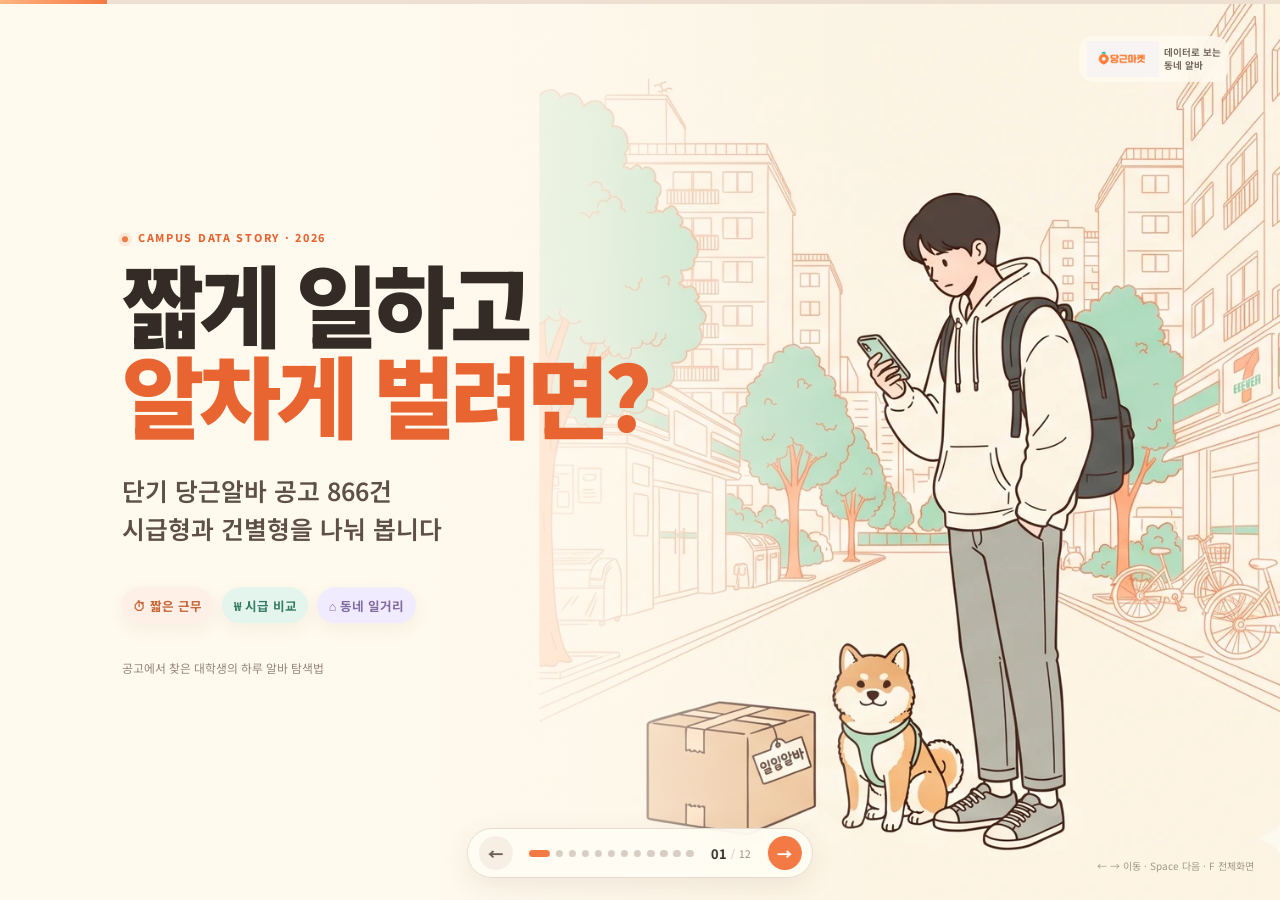
<file: index.html>
<!doctype html>
<html lang="ko">
<head>
  <meta charset="utf-8">
  <meta name="viewport" content="width=device-width, initial-scale=1">
  <meta name="theme-color" content="#fff9ee">
  <meta name="description" content="단기 당근알바 공고 866건으로 알아보는 시급·건별 보수와 2026 최저시급 비교">
  <title>짧게 일하고 알차게 벌려면? | 당근알바 데이터 스토리</title>
  <link rel="preconnect" href="https://fonts.googleapis.com">
  <link rel="preconnect" href="https://fonts.gstatic.com" crossorigin>
  <link href="https://fonts.googleapis.com/css2?family=Gowun+Dodum&family=Noto+Sans+KR:wght@400;500;600;700;800;900&display=swap" rel="stylesheet">
  <link rel="stylesheet" href="deck.css?v=7">
</head>
<body>
  <main id="deck" aria-label="당근알바 데이터 분석 발표">
    <section class="slide cover active" aria-label="표지">
      <div class="cover-art" aria-hidden="true"></div>
      <div class="cover-wash" aria-hidden="true"></div>
      <div class="cover-copy">
        <p class="eyebrow"><span class="eyebrow-dot"></span> CAMPUS DATA STORY · 2026</p>
        <h1>짧게 일하고<br><em>알차게 벌려면?</em></h1>
        <p class="cover-sub">단기 당근알바 공고 866건<br>시급형과 건별형을 나눠 봅니다</p>
        <div class="cover-chips"><span>⏱ 짧은 근무</span><span>₩ 시급 비교</span><span>⌂ 동네 일거리</span></div>
        <p class="cover-foot">공고에서 찾은 대학생의 하루 알바 탐색법</p>
      </div>
      <div class="cover-mark"><img src="assets/carrot-logo.png" alt="당근 모양 아이콘"><span>데이터로 보는<br>동네 알바</span></div>
    </section>

    <section class="slide" aria-label="조사 질문과 표본">
      <div class="slide-inner research-slide">
        <header class="slide-heading reveal">
          <p class="eyebrow">01 / WHAT WE ASKED</p>
          <h2>대학생의 빈 시간,<br><em>어떤 알바가 효율적일까?</em></h2>
          <p class="lede">높은 시급, 짧은 근무, 실제로 구할 수 있는 공고 수를 함께 살펴봅니다.</p>
        </header>
        <div class="research-grid">
          <div class="big-stat reveal"><span class="stat-number" data-count="866">866</span><span class="stat-label">단기 알바 공고</span><small>시급 477 · 건별 332 · 일급 57</small><i class="stat-sun">✳</i></div>
          <div class="research-facts reveal delay-1">
            <div class="research-fact"><span class="fact-icon mint">⌕</span><p><b>17개 검색어</b><small>청소·동행·반려동물·심부름·웨이팅 등</small></p></div>
            <div class="research-fact"><span class="fact-icon peach">▦</span><p><b>2026.05.07–10.02</b><small>약 5개월간 수집한 게시 시점</small></p></div>
            <div class="research-fact"><span class="fact-icon lavender">⌂</span><p><b>서울 646 · 부산 220</b><small>단기 표본의 지역 분포</small></p></div>
          </div>
          <aside class="research-question reveal delay-2"><span class="question-mark">?</span><small>오늘의 질문</small><strong>시급이 높은 일과<br>나에게 효율적인 일은<br><em>같을까?</em></strong><div class="question-mini">보수 ÷ 총 투입시간<br><span>근무 · 이동 · 준비</span></div></aside>
        </div>
        <p class="footnote reveal">※ 단기 알바 검색 결과 표본입니다. 당근 전체 알바 시장의 전수조사는 아니며, 검색어별 공고가 서로 겹칠 수 있습니다.</p>
      </div>
    </section>

    <section class="slide keyword-intro-slide" aria-label="조사에 사용한 17개 검색 키워드">
      <div class="slide-inner">
        <header class="slide-heading reveal">
          <p class="eyebrow">02 / SEARCH MAP</p>
          <h2>우리는 이런 <em>17개 검색어</em>로<br>동네 알바를 찾았어요</h2>
          <p class="lede">비슷한 일을 찾는 검색어끼리 묶어, 뒤의 시급·건별 분석에서 비교합니다.</p>
        </header>
        <div class="search-keyword-grid">
          <article class="search-keyword-card reveal"><header><span>01</span><h3>집안일 · 이동</h3><b>7개</b></header><div class="keyword-tags"><span>청소</span><span>이삿짐</span><span>침대</span><span>가구</span><span>운반</span><span>조립</span><span>폐기물</span></div></article>
          <article class="search-keyword-card reveal delay-1"><header><span>02</span><h3>돌봄 · 동행</h3><b>5개</b></header><div class="keyword-tags"><span>반려동물 돌봄</span><span>고양이</span><span>펫시팅</span><span>시터</span><span>동행</span></div></article>
          <article class="search-keyword-card reveal delay-2"><header><span>03</span><h3>기술 · 특수 작업</h3><b>2개</b></header><div class="keyword-tags"><span>수리</span><span>벌레</span></div></article>
          <article class="search-keyword-card reveal delay-1"><header><span>04</span><h3>심부름 · 이색 일</h3><b>2개</b></header><div class="keyword-tags"><span>심부름</span><span>웨이팅</span></div></article>
          <article class="search-keyword-card search-condition reveal delay-2"><header><span>05</span><h3>급한 구인 조건</h3><b>1개</b></header><div class="keyword-tags"><span>당일급구</span></div><small>직종이 아니라 급하게 구하는 공고를 찾는 키워드</small></article>
          <aside class="keyword-intro-note reveal delay-3"><strong>읽는 법</strong><span>키워드 묶음은 일거리 탐색용 분류예요.</span><small>한 공고가 여러 검색어에 잡힐 수 있어, 키워드별 건수를 합쳐 전체 공고 수로 보지 않습니다.</small></aside>
        </div>
      </div>
    </section>

    <section class="slide" aria-label="비교 기준과 한계">
      <div class="slide-inner method-slide">
        <header class="slide-heading reveal">
          <p class="eyebrow">03 / HOW WE COMPARE</p>
          <h2>단기 공고 866건을<br><em>보수와 시간으로 나눠 봐요</em></h2>
          <p class="lede">시급형과 건별형은 따로 비교하고, 시간이 적힌 공고만 시급으로 환산했습니다.</p>
        </header>
        <div class="method-layout">
          <div class="funnel compact-funnel">
            <div class="funnel-row reveal"><span class="funnel-step">A</span><div class="funnel-label"><strong>단기 분석 표본</strong><small>시급 477 + 건별 332 + 일급 57</small></div><div class="funnel-track"><i style="--w:100%"></i></div><b>866</b></div>
            <div class="funnel-row reveal delay-1"><span class="funnel-step">B</span><div class="funnel-label"><strong>시간당 비교 가능</strong><small>시급 477 + 시간 확인 일급 52</small></div><div class="funnel-track"><i style="--w:61.1%"></i></div><b>529</b></div>
            <div class="funnel-row reveal delay-2"><span class="funnel-step">C</span><div class="funnel-label"><strong>근무시간 계산 가능</strong><small>시작·종료 시각이 확인된 공고</small></div><div class="funnel-track"><i style="--w:43.4%"></i></div><b>376</b></div>
            <div class="funnel-row highlight reveal delay-3"><span class="funnel-step">D</span><div class="funnel-label"><strong>4시간 이하</strong><small>시간 확인 공고 중 짧은 근무</small></div><div class="funnel-track"><i style="--w:19.7%"></i></div><b>171</b></div>
          </div>
          <div class="method-pay-panel reveal delay-1">
            <div class="method-pay-head"><span>공고에 적힌 보수 단위</span><small>단기 표본 866건</small></div>
            <div class="method-pay-cards">
              <article><span>시간당</span><strong>477<small>건</small></strong><b>시급형</b></article>
              <article class="per-task"><span>작업 1건당</span><strong>332<small>건</small></strong><b>건별형</b></article>
              <article class="daily"><span>하루 단위</span><strong>57<small>건</small></strong><b>일급형</b></article>
            </div>
            <div class="method-pay-notes"><p><b>건별형</b>은 작업시간이 없어 시급과 직접 비교하지 않아요.</p><p><b>일급형</b>은 시작·종료 시각이 확인된 52건만 시급으로 환산했어요.</p></div>
          </div>
        </div>
        <div class="method-bottom reveal delay-2"><span>시간 확인</span><b>376건</b><i>·</i><span>4시간 이하</span><b>171건</b><i>·</i><span>자료에 없는 조건</span><b>휴게 · 이동 · 준비 · 난이도</b></div>
        <p class="footnote">※ 평균과 중앙값을 함께 살펴봅니다. 공고상 제안 금액의 기술통계이며 실제 지급액을 뜻하지 않습니다.</p>
      </div>
    </section>

    <section class="slide type-overview-slide" aria-label="검색어별 일거리 유형과 보수">
      <div class="slide-inner">
        <header class="slide-heading reveal">
          <p class="eyebrow">04 / WHAT KIND OF WORK?</p>
          <h2>동네 알바는 크게<br><em>집안일·돌봄·기술·심부름</em></h2>
          <p class="lede">검색어를 일거리 묶음으로 읽고, 대표 키워드의 시급 중앙값과 건당 금액을 비교했습니다.</p>
        </header>
        <div class="type-cards">
          <article class="type-card reveal"><span class="type-icon peach">⌂</span><div><h3>집안일 · 이동</h3><small>청소 · 이삿짐 · 가구 · 침대 · 운반 · 조립 · 폐기물</small></div><div class="type-stats"><p><b>청소 시급</b><strong>12,000원</strong><small>중앙값 · n=75</small></p><p><b>청소 건별</b><strong>50,000원</strong><small>중앙값 · n=25</small></p></div><footer>현장 이동·운반량·추가 비용을 확인</footer></article>
          <article class="type-card reveal delay-1"><span class="type-icon mint">♡</span><div><h3>돌봄 · 동행</h3><small>반려동물 · 고양이 · 펫시팅 · 시터 · 동행</small></div><div class="type-stats"><p><b>반려동물 돌봄</b><strong>15,000원</strong><small>중앙값 · n=58</small></p><p><b>고양이</b><strong>16,000원</strong><small>중앙값 · n=28</small></p></div><footer>짧은 돌봄 4시간 이하 n=22 · 중앙 15,000원</footer></article>
          <article class="type-card reveal delay-2"><span class="type-icon lavender">⚒</span><div><h3>기술 · 수리</h3><small>수리 · 조립 · 간단 설치 등</small></div><div class="type-stats"><p><b>수리 시급</b><strong>16,389원</strong><small>중앙값 · n=18</small></p><p><b>수리 건별</b><strong>40,000원</strong><small>중앙값 · n=58</small></p></div><footer>평균 25,742원은 중앙값보다 높아 작은 표본·고액 공고 주의</footer></article>
          <article class="type-card reveal delay-3"><span class="type-icon yellow">✦</span><div><h3>심부름 · 이색 일</h3><small>심부름 · 벌레 · 웨이팅</small></div><div class="type-stats"><p><b>심부름 시급</b><strong>13,000원</strong><small>중앙값 · n=11</small></p><p><b>웨이팅 시급</b><strong>12,000원</strong><small>중앙값 · n=4</small></p></div><footer>검색어 표본이 작고, 실제 업무가 섞일 수 있어 참고만</footer></article>
        </div>
        <p class="footnote">※ 공고는 여러 검색어에 중복될 수 있습니다. 키워드 묶음의 공고 수를 더해 전체 건수로 해석하지 않았으며, 시급·건별 보수도 각각 중앙값으로 분리했습니다.</p>
      </div>
    </section>
    <section class="slide benchmark-slide" aria-label="전체와 짧은 근무 시급 비교">
      <div class="slide-inner">
        <header class="slide-heading reveal">
          <p class="eyebrow">05 / WAGE CHECK</p>
          <h2>짧은 알바의 중앙 시급,<br><em>전체보다 1,000원 높아요</em></h2>
          <p class="lede">시간당 비교가 가능한 전체 공고와 명시 근무시간 4시간 이하 공고를 나란히 봅니다.</p>
        </header>
        <div class="benchmark-cards">
          <article class="benchmark-card reveal">
            <div class="benchmark-card-head"><span>전체 시급 비교 가능</span><b>n = 529</b></div>
            <div class="benchmark-rate">14,000<small>원</small></div>
            <p>중앙값 <span>·</span> 평균 15,815원</p>
            <div class="benchmark-premium"><span>2026 최저시급 대비</span><strong>+35.7%</strong></div>
          </article>
          <article class="benchmark-card short-benchmark reveal delay-1">
            <div class="benchmark-card-head"><span>4시간 이하</span><b>n = 171</b></div>
            <div class="benchmark-rate">15,000<small>원</small></div>
            <p>중앙값 <span>·</span> 평균 15,142원</p>
            <div class="benchmark-premium"><span>2026 최저시급 대비</span><strong>+45.3%</strong></div>
          </article>
        </div>
        <div class="benchmark-bottom reveal delay-2">
          <div class="minimum-chip"><span class="minimum-icon">₩</span><p><small>2026 법정 최저시급</small><strong>10,320원</strong></p></div>
          <div class="benchmark-finding"><strong>전체 529건 중 522건</strong><span>최저시급 이상으로 제시</span></div>
          <div class="benchmark-finding short-finding"><strong>짧은 공고 171건 모두</strong><span>공고상 시간당 금액이 기준 이상</span></div>
        </div>
        <p class="footnote">※ 시작·종료 시각이 확인된 공고만 4시간 이하로 분류했습니다. 광고 금액 비교이며 실제 계약·지급이나 법 위반 여부를 판정하지 않습니다.</p>
      </div>
    </section>

    <section class="slide" aria-label="짧은 근무 유형 비교">
      <div class="slide-inner">
        <header class="slide-heading reveal">
          <p class="eyebrow">06 / SHORT-SHIFT TYPES</p>
          <h2>짧은 근무 그룹은<br><em>반려동물·침대·시터</em>가 눈에 띄어요</h2>
          <p class="lede">4시간 이하 공고 중 표본 10건 이상인 검색 키워드의 시급 환산 중앙값입니다.</p>
        </header>
        <div class="job-chart card reveal">
          <div class="chart-topline"><span>중앙 시급 · 4시간 이하 공고</span><span class="n-chip">n 표시 = 공고 수</span></div>
          <div class="bars">
            <div class="bar-row"><span class="bar-name">침대</span><div class="bar-track"><i style="--w:100%"></i></div><b>15,500원</b><small>n=16</small></div>
            <div class="bar-row"><span class="bar-name">반려동물 돌봄</span><div class="bar-track"><i class="mint-bar" style="--w:96.8%"></i></div><b>15,000원</b><small>n=22</small></div>
            <div class="bar-row"><span class="bar-name">시터</span><div class="bar-track"><i class="mint-bar" style="--w:96.8%"></i></div><b>15,000원</b><small>n=13</small></div>
            <div class="bar-row"><span class="bar-name">동행</span><div class="bar-track"><i class="mint-bar" style="--w:90.3%"></i></div><b>14,000원</b><small>n=27</small></div>
            <div class="bar-row"><span class="bar-name">이삿짐</span><div class="bar-track"><i class="peach-bar" style="--w:80.6%"></i></div><b>12,500원</b><small>n=15</small></div>
            <div class="bar-row"><span class="bar-name">청소</span><div class="bar-track"><i class="peach-bar" style="--w:77.4%"></i></div><b>12,000원</b><small>n=30</small></div>
          </div>
          <div class="chart-axis"><span>0원</span><span>5,000원</span><span>10,000원</span><span>15,000원</span></div>
        </div>
        <div class="chart-insight reveal delay-1"><span class="insight-star">✳</span><p><b>높은 시급만큼 일의 조건도 달라요.</b><br>돌봄은 책임과 경험, 이삿짐은 체력·이동 조건을 함께 확인하세요.</p><span class="sample-warning">심부름 n=6<br>참고만</span></div>
        <p class="footnote">※ 키워드 기반 분류라 검색어 그룹은 중복될 수 있습니다. 표본이 10건 미만인 키워드는 그래프에서 제외했습니다.</p>
      </div>
    </section>

    <section class="slide" aria-label="건당 보수 비교">
      <div class="slide-inner">
        <header class="slide-heading reveal">
          <p class="eyebrow">07 / PER TASK</p>
          <h2>건당 보수는 <em>총액 비교</em>까지만</h2>
          <p class="lede">시간이 적혀 있지 않은 공고는 시급으로 바꾸지 않고, 약속된 작업 1건의 금액으로만 봅니다.</p>
        </header>
        <div class="task-summary card reveal"><div><small>건별 공고 전체 n=332</small><strong>40,000원</strong><span>작업 1건당 중앙값</span></div><p>키워드별 건별 중앙값</p></div>
        <div class="task-value-grid">
          <article class="task-value reveal"><span>청소</span><strong>50,000원</strong><small>n=25</small></article>
          <article class="task-value reveal delay-1"><span>가구</span><strong>45,000원</strong><small>n=39</small></article>
          <article class="task-value reveal delay-2"><span>수리</span><strong>40,000원</strong><small>n=58</small></article>
          <article class="task-value reveal delay-1"><span>침대</span><strong>40,000원</strong><small>n=43</small></article>
          <article class="task-value reveal delay-2"><span>이삿짐</span><strong>30,000원</strong><small>n=45</small></article>
        </div>
        <div class="warning-banner reveal delay-3"><span>≠</span><p><b>건당 50,000원 ≠ 시급 50,000원</b><small>작업 시간 · 이동 · 준비 · 추가 비용 정보가 없어 시간당 수입은 계산할 수 없습니다.</small></p></div>
      </div>
    </section>

    <section class="slide urgency-slide" aria-label="긴급 구인 공고의 특징">
      <div class="slide-inner">
        <header class="slide-heading reveal">
          <p class="eyebrow">08 / URGENT ≠ PREMIUM</p>
          <h2>급구라고 해서<br><em>시급까지 높진 않았어요</em></h2>
          <p class="lede">제목에 ‘급구·오늘·당일·지금’이 들어간 공고와 그 외 공고를 비교했습니다.</p>
        </header>
        <div class="urgency-layout">
          <div class="urgency-compare reveal">
            <article class="urgency-group urgent-group"><span>급구 표현 있음</span><small>시급 비교 n=48</small><strong>12,412원</strong><em>평균 시급</em><b>중앙값 12,192원</b></article>
            <div class="urgency-vs">VS</div>
            <article class="urgency-group"><span>급구 표현 없음</span><small>시급 비교 n=481</small><strong>16,155원</strong><em>평균 시급</em><b>중앙값 15,000원</b></article>
          </div>
          <aside class="urgency-stat reveal delay-1"><span class="urgent-burst">!</span><strong>59<span>건</span></strong><b>단기 표본 866건 중 6.8%</b><p>제목에서 급구·오늘·당일·지금 표현을 찾았어요.</p><div class="urgent-search">검색어 ‘당일급구’와는 다른 기준</div></aside>
        </div>
        <div class="urgency-note reveal delay-2"><span>읽는 법</span><p>이 표본에서는 급구 표현 공고의 시급이 더 높지 않았습니다. <b>업무 종류·시간대 차이를 통제하지 않은 비교라 원인을 뜻하진 않아요.</b></p></div>
        <p class="footnote">※ 단기 표본의 급구 표현 59건 중 시급 비교 가능 48건, 그 외 807건 중 481건을 비교했습니다. 업무 종류·시간대를 통제하지 않은 표본 내 관찰입니다.</p>
      </div>
    </section>

    <section class="slide queue-slide" aria-label="웨이팅과 줄서기 대행">
      <div class="slide-inner">
        <header class="slide-heading reveal">
          <p class="eyebrow">09 / THE QUEUEING GIG</p>
          <h2>한정판 오픈런에서<br><em>두쫀쿠 줄서기까지</em></h2>
          <p class="lede">요즘 화제의 줄서기 대행은 얼마일까요? CSV의 작은 표본과 최근 보도 사례를 나눠 봅니다.</p>
        </header>
        <div class="queue-layout">
          <article class="queue-card dataset-queue reveal">
            <div class="queue-card-top"><span>우리 단기 표본 · 2026.05–10</span><b>검색어 매칭 6건</b></div>
            <div class="queue-number">6<small>건</small></div>
            <div class="queue-stat-row"><span>시급 비교 가능</span><b>4건 · 중앙 12,000원</b></div>
            <div class="queue-stat-row"><span>건별 보수</span><b>2건 · 중앙 15,000원</b></div>
            <p>검색어 결과에는 일반 매장 알바도 섞여 실제 줄서기는 6건보다 적을 수 있어요.</p>
          </article>
          <article class="queue-card news-queue reveal delay-1">
            <img class="queue-photo" src="assets/queue-assistance.webp" alt="서울의 디저트 팝업 앞에서 줄서기 대행 업무를 하는 성인과 대기 줄">
            <div class="queue-card-top"><span>최근 보도 사례 · 2026.01</span><b>한 건의 구인 글</b></div>
            <div class="news-amount">30,000<small>원 · 총액 제안</small></div>
            <div class="applicant-dots"><strong>30명</strong><span>지원</span><i>● ● ● ● ● ● ● ● ● ●</i></div>
            <p>홍대 연말연초 줄서기 글 사례예요. 보도는 통상 시급이 최저임금 수준이고, 야외·성수기엔 웃돈이 붙을 수 있다고 전했습니다.</p>
            <a href="https://www.joongang.co.kr/article/25395089" target="_blank" rel="noreferrer">중앙일보 보도 원문 · 2026.01.05 ↗</a>
          </article>
        </div>
        <div class="queue-trend reveal delay-2"><span>한정판 매장</span><i>→</i><span>인기 굿즈·두쫀쿠</span><i>→</i><span>식당·술집·베이커리</span><b>웨이팅 수요의 확장</b></div>
        <p class="footnote">※ 사진은 AI로 재현한 예시이며 실제 매장·보도 사진이 아닙니다. 30,000원은 특정 날짜·시간대 구인 사례의 총액이며 시간당 시급이나 현재 평균 시세가 아닙니다. 웨이팅 중앙값도 시급 n=4·건별 n=2라 시장가를 대표하지 않습니다.</p>
      </div>
    </section>

    <section class="slide student-guide-slide" aria-label="대학생 상황별 알바 후보">
      <div class="slide-inner">
        <header class="slide-heading reveal">
          <p class="eyebrow">10 / A STUDENT'S SHORTLIST</p>
          <h2>대학생은 높은 금액보다<br><em>내 일정·경험에 맞춰 골라요</em></h2>
          <p class="lede">시간표와 관심사에 맞춰 살펴볼 탐색 출발점입니다. 쉬운 일이라고 단정하지 않고 확인할 조건도 함께 적었습니다.</p>
        </header>
        <div class="shortlist-grid">
          <article class="student-choice pet-shortlist reveal"><img class="pet-care-photo" src="assets/student-pet-care.webp" alt="동네 공원에서 반려견을 산책시키는 성인 대학생"><span class="pet-image-note">AI 생성 이미지</span><span class="choice-fit">동물 돌봄에 관심</span><h3>반려동물 돌봄</h3><strong>중앙 15,000원</strong><small>4시간 이하 n=22</small><div class="card-foot">동물 특성 · 돌봄 경험 · 이동거리 확인</div></article>
          <article class="student-choice featured reveal delay-1"><span class="choice-fit">수업 사이 짧게</span><h3>동행</h3><strong>중앙 14,000원</strong><small>4시간 이하 n=27</small><div class="card-foot">장소 · 이동시간 · 맡는 일의 범위 확인</div></article>
          <article class="student-choice reveal delay-2"><span class="choice-fit">한 건씩 마무리</span><h3>청소 · 건별</h3><strong>건당 중앙 50,000원</strong><small>건별 표본 n=25</small><div class="card-foot">작업시간 · 범위 · 교통비 · 추가비 확인</div></article>
          <article class="student-choice reveal delay-3"><span class="choice-fit">기술·공구 경험 활용</span><h3>수리</h3><strong>중앙 16,389원</strong><small>시급 표본 n=18</small><div class="card-foot">가능 작업 · 공구 · 파손 책임 범위 확인</div></article>
        </div>
        <div class="checklist reveal delay-3"><span>지원 전 확인</span><b>총시간</b><i>→</i><b>지급 단위</b><i>→</i><b>업무 범위</b><i>→</i><b>이동·준비비</b><i>→</i><b>취소 조건</b></div>
        <p class="footnote">※ 각 카드는 표본을 바탕으로 한 탐색 출발점입니다. 실제 공고 조건과 본인의 일정·경험을 확인해 선택하세요.</p>
      </div>
    </section>

    <section class="slide closing" aria-label="한계와 결론">
      <div class="slide-inner close-layout">
        <div class="close-copy reveal">
          <p class="eyebrow">11 / TAKEAWAY</p>
          <h2>알찬 알바는<br><em>시급 하나로<br>정해지지 않아요.</em></h2>
          <p class="lede">공고 시급에 실제 근무·이동 시간과 일의 조건까지 더해 비교해 보세요.</p>
          <div class="closing-rule"></div>
          <strong class="closing-question">짧은 시간 · 괜찮은 보수 ·<br>내가 감당할 수 있는 업무</strong>
          <p class="closing-last">세 가지가 만나는 공고가<br>나에게 가장 효율적인 알바예요.</p>
        </div>
        <div class="limits-panel reveal delay-1">
          <div class="limits-title"><span>분석을 읽을 때 기억할 점</span><b>!</b></div>
          <ul>
            <li><b>광고 금액</b><span>실제 계약·지급액과 다를 수 있음</span></li>
            <li><b>키워드 표본</b><span>검색어별 분류라 실제 업무와 다를 수 있음</span></li>
            <li><b>쉬움·강도</b><span>CSV에 직접 기록되지 않음</span></li>
            <li><b>시간 계산</b><span>이동·준비시간은 포함되지 않음</span></li>
          </ul>
          <div class="next-step"><small>NEXT ANALYSIS</small><strong>공고 본문에서 업무·경력·조건을<br>분류하고, 실제 소요시간을 더해 보기</strong><span>시급 × 일의 조건까지</span></div>
        </div>
        <footer class="source-footer"><span>출처: 당근알바 단기 공고 866건 분석 · 2026.05.07–10.02 수집</span><a href="https://www.moel.go.kr/news/enews/report/enewsView.do?news_seq=18144&pageUnit=10" target="_blank" rel="noreferrer">2026 최저임금 출처: 고용노동부 ↗</a></footer>
      </div>
    </section>
  </main>

  <nav class="deck-ui" aria-label="슬라이드 탐색">
    <button class="nav-arrow" id="prev" aria-label="이전 슬라이드">←</button>
    <div class="dots" id="dots"></div>
    <span class="slide-count"><b id="current">01</b><i>/</i><span id="total">12</span></span>
    <button class="nav-arrow next" id="next" aria-label="다음 슬라이드">→</button>
  </nav>
  <div class="progress-track"><i id="progress"></i></div>
  <div class="key-hint">← → 이동 · Space 다음 · F 전체화면</div>
  <script src="deck.js?v=6"></script>
</body>
</html>
</file>
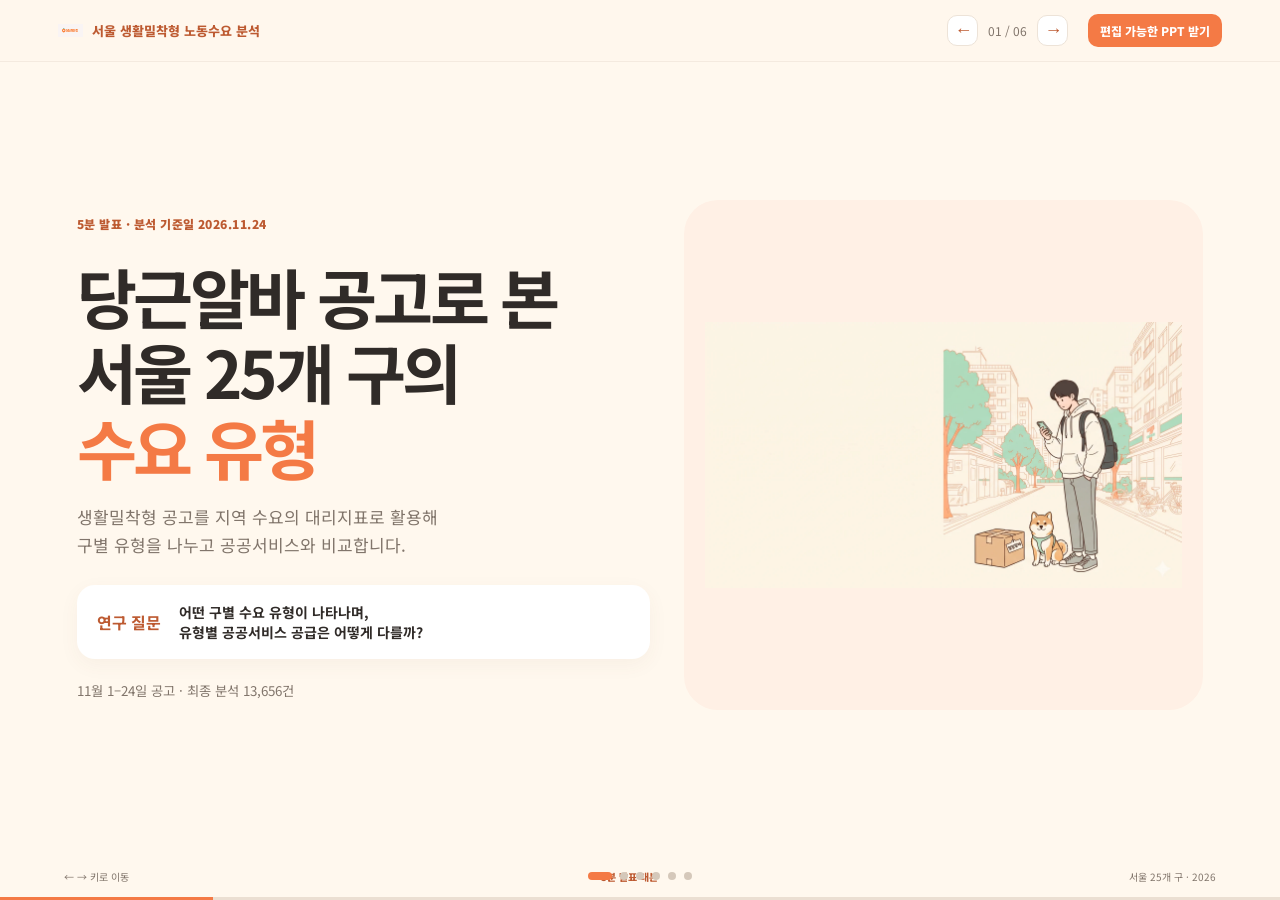
<file: seoul-clusters/index.html>
<!doctype html>
<html lang="ko"><head><meta charset="utf-8"><meta name="viewport" content="width=device-width, initial-scale=1"><meta name="description" content="당근알바 공고로 본 서울 25개 구 생활밀착형 노동수요 유형 분석"><title>서울 25개 구 수요 유형 분석</title><link rel="stylesheet" href="style.css"></head>
<body><main class="deck" aria-label="발표 슬라이드">
<header class="topbar"><a class="brand" href="#s1"><img src="../assets/carrot-logo.png" alt=""><span>서울 생활밀착형 노동수요 분석</span></a><div class="controls"><button id="prev" aria-label="이전 슬라이드">←</button><span id="count">01 / 06</span><button id="next" aria-label="다음 슬라이드">→</button><a class="download" href="seoul25_cluster_presentation.pptx" download>편집 가능한 PPT 받기</a></div></header>
<section class="slide active cover" id="s1" aria-label="표지"><div class="cover-copy"><span class="eyebrow">5분 발표 · 분석 기준일 2026.11.24</span><h1>당근알바 공고로 본<br>서울 25개 구의<br><em>수요 유형</em></h1><p>생활밀착형 공고를 지역 수요의 대리지표로 활용해<br>구별 유형을 나누고 공공서비스와 비교합니다.</p><div class="question"><b>연구 질문</b><span>어떤 구별 수요 유형이 나타나며,<br>유형별 공공서비스 공급은 어떻게 다를까?</span></div><small>11월 1–24일 공고 · 최종 분석 13,656건</small></div><div class="cover-art"><img src="../assets/cover-illustration.webp" alt="생활밀착형 일을 돕는 사람들의 일러스트"></div></section>
<section class="slide" id="s2" aria-label="연구 주제와 질문"><div class="slide-head"><span>01 · 주제와 이유</span><h2>왜 자치구별 수요 유형을 나눌까?</h2><p>온라인 구인공고의 지역 분포를 생활밀착형 노동수요의 대리지표로 살펴봅니다.</p></div><div class="two-col"><article class="panel"><span class="pill yellow">연구 배경</span><h3>돌봄·가사·운반 같은 일상 과업은<br>지역별로 수요 구성이 다를 수 있습니다.</h3><ul><li>당근알바 공고를 지역 수요의 대리지표로 활용</li><li>서울 25개 구를 같은 지표 기준으로 비교</li><li>수요 유형과 공공서비스 공급의 연결 가능성 탐색</li></ul></article><article class="panel lavender"><span class="pill">연구 질문</span><h3>Q1. 구별 수요 패턴에 따라 어떤 유형이 나타날까?</h3><h3>Q2. 유형별 공공서비스 공급 수준에 차이가 있을까?</h3><div class="hypothesis"><b>가설</b><span>H1 유형 분화 · H2 서비스 공급 차이</span></div></article></div><p class="callout">이번 발표는 H1의 군집 결과를 제시합니다. H2는 공공서비스 자료를 추가 확보한 뒤 비교합니다.</p></section>
<section class="slide" id="s3" aria-label="자료와 수집 방법"><div class="slide-head"><span>02 · 수집 자료</span><h2>무엇을, 어떻게 모았나?</h2><p>공고 수집 기간과 인구 기준월을 구분해 기록했습니다.</p></div><div class="kpis"><article><b>25개 구</b><span>서울 자치구 전체</span></article><article><b>33개 키워드</b><span>생활밀착형 과업 검색</span></article><article><b>13,656건</b><span>정제 후 분석 공고</span></article></div><div class="two-col sources"><article class="panel mint"><span class="pill">공고 자료</span><h3>당근알바 공개 검색 결과</h3><ul><li>공고 등록일: 2026.11.1–11.24</li><li>25개 구 × 33개 검색어로 일일 수집</li><li>검색어 중복 공고는 구·제목 기준으로 정리</li></ul></article><article class="panel yellow-bg"><span class="pill">인구 분모</span><h3>2026년 10월 주민등록 거주자</h3><ul><li>남자인구 + 여자인구 = 구별 총 거주인구</li><li>시급 공고 밀도를 인구 1만 명당으로 환산</li><li><a href="https://jumin.mois.go.kr/statMonth.do" target="_blank" rel="noreferrer">행정안전부 주민등록 인구통계</a></li></ul></article></div><p class="callout">주의: 키워드 기반 수집이므로 플랫폼 전체 노동수요나 실제 계약 건수를 뜻하지 않습니다.</p><small class="source">출처: <a href="https://jobs.daangn.com/" target="_blank" rel="noreferrer">당근알바 공개 검색</a> · <a href="https://jumin.mois.go.kr/statMonth.do" target="_blank" rel="noreferrer">행정안전부 주민등록인구(2026.10)</a></small></section>
<section class="slide" id="s4" aria-label="정제와 분석 방법"><div class="slide-head"><span>03 · 정제와 분석 방법</span><h2>중복·시간 정보를 정리한 뒤 5개 지표로 군집화</h2><p>분석 단위는 자치구 25개이며, 군집 입력변수는 Z점수로 표준화했습니다.</p></div><div class="method-grid"><article class="panel cleaning"><span class="pill">정제 기준</span><div class="big-count">13,682<small>건 · 중복 정리 후</small></div><div class="minus">−26건 <small>협의·미지정 시간표시 제거</small></div><div class="final-count">최종 13,656건</div><ul><li>같은 구·정규화 제목: 최초 등록만 유지 (재게시 616행 제거)</li><li>시급 10,000원 이하 제거: 해당 건 없음</li><li>건별 공고 유지 · IQR 일괄 제거 안 함</li><li>00:00–23:30은 23.5시간 근무로 해석하지 않음</li></ul></article><article class="panel features"><span class="pill">군집 입력 5개</span><ol><li><b>시급 중앙값</b><small>시급형 공고만</small></li><li><b>돌봄·가사·펫케어 비중</b><small>구 전체 공고 대비</small></li><li><b>이사·운반·가구·폐기물 비중</b><small>구 전체 공고 대비</small></li><li><b>급구·당일 비중</b><small>제목의 급구·당일·오늘·지금</small></li><li><b>인구 1만 명당 시급 공고</b><small>시급 공고 ÷ 거주인구 × 10,000</small></li></ol><div class="method-foot"><b>표준화 → Ward 계층적 군집분석 → k=4</b><span>실루엣 k=2: .188 · k=3: .203 · k=4: .235 · k=5: .231</span></div></article></div><small class="source">PAM 보조비교: 실루엣 .220 · Ward와 소속 일치도 ARI .571</small></section>
<section class="slide results" id="s5" aria-label="군집 분석 결과"><div class="slide-head"><span>04 · 군집 결과</span><h2>서울 25개 구는 4개 수요 유형으로 나뉘었습니다</h2><p>각 군집의 평균 지표를 바탕으로 붙인 탐색적 해석입니다.</p></div><div class="cluster-grid"><article class="cluster c1"><div class="cluster-top"><b>군집 1</b><span>2개 구</span></div><h3>낮은 돌봄 비중<br>낮은 공고밀도</h3><p>노원구 · 도봉구</p><strong>돌봄 18.3%</strong><small>시급 공고 8.36건 / 인구 1만 명</small></article><article class="cluster c2"><div class="cluster-top"><b>군집 2</b><span>9개 구</span></div><h3>급구 비중과<br>공고밀도가 높은 편</h3><p>강남 · 강동 · 강북 · 강서 · 마포<br>서대문 · 용산 · 은평 · 종로</p><strong>급구 5.8%</strong><small>시급 공고 13.95건 / 인구 1만 명</small></article><article class="cluster c3"><div class="cluster-top"><b>군집 3</b><span>5개 구</span></div><h3>시급·돌봄 비중은 높고<br>물리 과업은 낮음</h3><p>광진 · 서초 · 성북 · 송파 · 중랑</p><strong>시급 중앙값 13,200원</strong><small>돌봄 28.8% · 물리 과업 2.5%</small></article><article class="cluster c4"><div class="cluster-top"><b>군집 4</b><span>9개 구</span></div><h3>이사·운반 등<br>물리 과업 비중이 높음</h3><p>관악 · 구로 · 금천 · 동대문 · 동작<br>성동 · 양천 · 영등포 · 중구</p><strong>물리 과업 5.1%</strong><small>돌봄 29.1%</small></article></div><div class="caution"><b>해석 주의</b><span>실루엣 .235 · Ward–PAM 일치도 ARI .571 → 군집 경계가 강하지 않아 탐색적 유형으로 해석</span></div><small class="source">비중은 구별 전체 공고 대비 · 한 공고 복수 유형 허용 · 군집 번호는 순위가 아님</small></section>
<section class="slide" id="s6" aria-label="결론과 다음 단계"><div class="slide-head"><span>05 · 결론과 다음 단계</span><h2>군집 결과를 공공서비스 자료와 연결합니다</h2><p>수요 유형화는 완료했고, 공공서비스 공급 차이는 다음 단계에서 확인합니다.</p></div><div class="two-col"><article class="panel"><span class="pill mint-pill">현재 결론</span><h3>25개 구의 공고 수요는<br>한 가지 패턴으로 설명되지 않았습니다.</h3><ul><li>Ward k=4에서 네 유형 도출</li><li>공고는 실제 계약량·전체 수요가 아닌 대리지표</li><li>25개 구·약 1개월 자료이므로 일반화에 주의</li></ul></article><article class="panel peach"><span class="pill">후속 분석</span><h3>공공서비스 공급지표 확보</h3><ul><li>서비스 대상과 기준연도를 맞춰 자치구별 자료 수집</li><li>인구 대비 시설 수 또는 서비스 제공 인원으로 지표화</li><li>군집별 중앙값·분포 비교; 필요하면 비모수 검정</li><li>공급 차이는 효과크기와 함께 신중히 해석</li></ul></article></div><div class="summary">발표 요약: 수요유형은 탐색적으로 제시하고, 공공서비스 차이는 자료 확보 후 확인합니다.</div><small class="source">자료: 당근알바 공개 공고 검색 · 행정안전부 주민등록인구 월간자료(2026.10) · 연구자 자체 수집·분류</small></section>
<nav class="dots" id="dots" aria-label="슬라이드 선택"></nav><div class="progress"><i id="bar"></i></div><footer class="site-foot"><span>← → 키로 이동</span><a href="speaker-notes.txt" download>5분 발표 대본</a><span>서울 25개 구 · 2026</span></footer></main><script src="script.js"></script></body></html>
</file>
<file: deck.css>
:root{--cream:#fff9ee;--paper:#fffdf8;--ink:#342b26;--muted:#81776e;--orange:#f47a45;--orange-deep:#e86431;--mint:#b8e4d3;--mint-dark:#4e9e7f;--peach:#ffd9c6;--yellow:#ffeaa0;--lav:#e5ddff;--line:#eadfd2;--shadow:0 20px 60px rgba(102,75,51,.09);--font:'Noto Sans KR','Apple SD Gothic Neo','Malgun Gothic',sans-serif}
*{box-sizing:border-box}html,body{width:100%;height:100%;margin:0;overflow:hidden;background:var(--cream);color:var(--ink);font-family:var(--font)}body{font-size:clamp(14px,1.2vw,19px)}button{font:inherit}a{color:inherit}#deck{position:relative;width:100vw;height:100dvh;overflow:hidden;background:var(--cream)}.slide{position:absolute;inset:0;display:grid;place-items:center;padding:3.5vh 5.2vw 6.8vh;opacity:0;visibility:hidden;transform:translateX(3.5vw) scale(.99);transition:opacity .55s ease,transform .65s cubic-bezier(.2,.75,.25,1),visibility .55s;overflow:hidden;background:var(--cream)}.slide::before{content:"";position:absolute;width:43vw;height:43vw;right:-18vw;bottom:-24vw;border-radius:50%;background:radial-gradient(circle,rgba(255,235,211,.58),rgba(255,245,226,.32) 58%,transparent 72%);pointer-events:none}.slide.active{opacity:1;visibility:visible;transform:translateX(0) scale(1);z-index:1}.slide-inner{position:relative;width:min(100%,1450px);height:min(100%,900px);display:flex;flex-direction:column;justify-content:center;z-index:1}.slide-heading{margin-bottom:2.3vh}.eyebrow{font-size:.7em;letter-spacing:.16em;font-weight:800;color:var(--orange-deep);margin:0 0 1.1em;text-transform:uppercase}.eyebrow-dot{display:inline-block;width:.62em;height:.62em;background:var(--orange);border-radius:50%;vertical-align:middle;margin-right:.45em;box-shadow:0 0 0 .35em rgba(244,122,69,.13)}h1,h2,h3,p{margin-top:0}h1,h2{font-weight:900;letter-spacing:-.055em;line-height:1.08;margin-bottom:.35em}h2{font-size:clamp(2.2rem,5vw,4.65rem)}h2 em,h1 em{font-style:normal;color:var(--orange-deep)}.lede{max-width:760px;color:var(--muted);font-size:clamp(.95rem,1.45vw,1.28rem);line-height:1.6;margin-bottom:0}.reveal{opacity:0;transform:translateY(22px);transition:opacity .7s ease,transform .75s cubic-bezier(.15,.75,.2,1)}.active .reveal{opacity:1;transform:translateY(0)}.active .delay-1{transition-delay:.12s}.active .delay-2{transition-delay:.24s}.active .delay-3{transition-delay:.36s}.footnote{font-size:.72em;color:#968b80;line-height:1.5;margin:1.2vh 0 0}.card{background:rgba(255,253,248,.88);border:1px solid rgba(232,219,205,.85);border-radius:26px;box-shadow:var(--shadow)}
/* Cover */
.cover{padding:0;background:#fff9ee}.cover::before{display:none}.cover-art{position:absolute;inset:0;background:url('assets/cover-illustration.webp') 80% center / cover no-repeat;transform:scale(1.01);animation:coverDrift 16s ease-in-out infinite alternate}.cover-wash{position:absolute;inset:0;background:linear-gradient(90deg,#fff9ee 0%,rgba(255,249,238,.98) 31%,rgba(255,249,238,.72) 46%,rgba(255,249,238,0) 70%)}.cover-copy{position:absolute;left:9.5vw;top:50%;transform:translateY(-48%);width:46vw;max-width:690px;animation:riseIn .9s .15s both}.cover h1{font-size:clamp(3.4rem,7vw,6.7rem);line-height:1.02;margin:.1em 0 .35em}.cover-sub{font-size:clamp(1.05rem,2vw,1.55rem);line-height:1.55;font-weight:600;color:#5e5047;margin-bottom:1.6em}.cover-chips{display:flex;gap:.6em;flex-wrap:wrap}.cover-chips span{font-size:.82em;font-weight:700;padding:.65em .9em;border-radius:999px;background:#fff;box-shadow:0 6px 18px #684b2610}.cover-chips span:nth-child(1){color:#c76638;background:#fff0e7}.cover-chips span:nth-child(2){color:#387c68;background:#e4f5ed}.cover-chips span:nth-child(3){color:#806ca0;background:#f0ebff}.cover-foot{font-size:.77em;color:#96867c;margin-top:4vh}.cover-mark{position:absolute;right:4vw;top:4vh;display:flex;align-items:center;gap:.55em;font-size:.62em;line-height:1.35;font-weight:700;color:#75685e;background:#fffaf0c9;padding:.55em .8em;border-radius:15px;backdrop-filter:blur(8px)}.cover-mark img{width:72px;height:36px;object-fit:contain}@keyframes coverDrift{from{transform:scale(1.01) translateY(0)}to{transform:scale(1.05) translateY(-.5%)}}@keyframes riseIn{from{opacity:0;transform:translateY(calc(-48% + 26px))}to{opacity:1;transform:translateY(-48%)}}
/* Slide 1 */
.question-layout{display:grid;grid-template-columns:1fr 1.1fr;grid-template-rows:1fr auto;align-items:center;gap:3vw}.question-layout .slide-heading{margin:0}.question-layout .lede{max-width:550px}.equation-card{position:relative;min-height:48vh;border-radius:30px;padding:clamp(26px,4vw,54px);background:#fffefa;border:1px solid var(--line);box-shadow:var(--shadow);overflow:hidden}.eq-top{display:flex;justify-content:space-between;color:var(--muted);font-size:.85em;font-weight:700}.spark{font-size:1.7em;color:var(--orange);animation:twinkle 2.2s infinite}.equation{display:flex;align-items:center;justify-content:center;gap:.45em;margin:5vh 0 3vh;font-size:clamp(1.05rem,2vw,1.75rem);font-weight:900}.equation b{background:#fff0e5;border-radius:16px;padding:.7em .75em;white-space:nowrap}.equation b:nth-of-type(2){background:#e9f5ef}.equation b:nth-of-type(3){background:#f0ebff}.equation i{font-style:normal;color:var(--orange);font-size:1.2em}.eq-line{width:100%;height:1px;background:var(--line)}.equation-card>p{max-width:520px;color:var(--muted);line-height:1.7;margin:2.2vh 0}.equation-card>p strong{color:var(--ink)}.question-stamp{position:absolute;right:5%;bottom:7%;padding:1em 1.25em;background:var(--yellow);border-radius:50% 44% 50% 43%;font-family:'Gowun Dodum',serif;font-weight:700;transform:rotate(-7deg);box-shadow:0 7px 0 #e8cf75}.bottom-note{grid-column:1/-1;padding:1em 1.25em;border-radius:16px;background:#f8efe3;color:#78685b;font-size:.86em;display:flex;align-items:center;gap:.75em}.tiny-icon{width:1.45em;height:1.45em;display:grid;place-items:center;border-radius:50%;background:#f6b478;color:#fff;font-weight:900;flex:none}
/* Data */
.data-grid{display:grid;grid-template-columns:1fr 1.45fr 1fr;gap:1.6vw;align-items:stretch}.big-stat{position:relative;min-height:31vh;padding:2.5vw;border-radius:28px;background:#fff0e5;display:flex;flex-direction:column;justify-content:center;overflow:hidden}.stat-number{font-size:clamp(4.5rem,9vw,8rem);font-weight:900;color:var(--orange-deep);letter-spacing:-.08em;line-height:.95}.stat-label{font-size:1.15em;font-weight:800;margin:.5em 0 .2em}.big-stat small{color:#947767}.stat-sun{position:absolute;right:-.1em;top:-.25em;font-style:normal;color:#f6c79f;font-size:8em;transform:rotate(18deg)}.metric-stack{display:flex;flex-direction:column;gap:1.2vh;justify-content:center}.metric-card{display:flex;align-items:center;gap:1em;padding:1.25em 1.4em;border:1px solid var(--line);border-radius:18px;background:#fffdf9}.metric-icon{width:2.8em;height:2.8em;display:grid;place-items:center;border-radius:12px;font-size:1.3em;font-weight:800}.mint{background:#e6f4ed;color:#4b987a}.peach{background:#ffede1;color:#d87b4e}.lavender{background:#f0ecff;color:#8068ad}.metric-card strong{display:block;font-size:1.2em}.metric-card small{display:block;color:var(--muted);margin-top:.25em}.metric-tail{margin-left:auto;color:#ac9d91;font-size:.72em;white-space:nowrap}.region-card{border-radius:28px;background:#fffdf9;padding:1.8em;border:1px solid var(--line);display:flex;flex-direction:column;align-items:center;justify-content:center}.card-kicker{align-self:flex-start;color:var(--muted);font-size:.8em;font-weight:700}.donut{width:min(14vw,200px);min-width:125px;aspect-ratio:1;border-radius:50%;background:conic-gradient(var(--orange) 0 74.7%,var(--mint) 74.7% 100%);display:grid;place-items:center;transform:rotate(-90deg)}.donut-hole{width:65%;height:65%;border-radius:50%;background:#fffdf9;display:flex;align-items:center;justify-content:center;flex-direction:column;transform:rotate(90deg)}.donut-hole strong{font-size:1.6em}.donut-hole small{font-size:.65em;color:var(--muted)}.legend{width:100%;display:grid;grid-template-columns:1fr 1fr;gap:.55em;margin-top:1.4em;font-size:.75em}.legend span{display:flex;align-items:center;gap:.45em}.legend b{margin-left:auto}.dot{width:.8em;height:.8em;border-radius:50%}.orange{background:var(--orange)}.mint-dot{background:#8acbb1}
/* Funnel */
.funnel{width:90%;margin:1vh auto 0;display:flex;flex-direction:column;gap:1.5vh}.funnel-row{display:grid;grid-template-columns:2.6em 19em 1fr 4.2em;align-items:center;gap:1.2em}.funnel-step{display:grid;place-items:center;width:2.4em;height:2.4em;background:#fff0e5;color:var(--orange-deep);font-weight:900;border-radius:50%}.funnel-label strong,.funnel-label small{display:block}.funnel-label strong{font-size:1em}.funnel-label small{font-size:.73em;color:var(--muted);margin-top:.25em}.funnel-track{height:1.35em;border-radius:999px;background:#f1e9df;overflow:hidden}.funnel-track i{display:block;height:100%;width:0;border-radius:999px;background:linear-gradient(90deg,#ffc299,#f47a45);transition:width 1.1s cubic-bezier(.2,.7,.2,1)}.active .funnel-track i{width:var(--w)}.funnel-row>b{font-size:1.4em;text-align:right}.funnel-row.highlight .funnel-step{background:var(--mint);color:#316f5a}.funnel-row.highlight .funnel-track i{background:linear-gradient(90deg,#c9eadb,#64b794)}.analysis-plan{display:flex;align-items:center;justify-content:space-between;gap:.7em;width:90%;margin:2.3vh auto 0;padding:.9em 1.1em;background:#fff2bc;border-radius:15px;color:#766643;font-size:.73em}.analysis-plan>span{font-weight:900;color:#bd7e4b;white-space:nowrap}.analysis-plan>b{white-space:nowrap}.analysis-plan>i{font-style:normal;color:#d7a56c}.slide:nth-of-type(4) .footnote{margin-top:1vh}
/* Wage chart */
.wage-layout{display:grid;grid-template-columns:1.5fr .75fr;gap:1.6vw;align-items:stretch}.range-card,.compliance-card{position:relative;background:#fffdf9;border:1px solid var(--line);border-radius:26px;box-shadow:var(--shadow);padding:2em}.range-head,.chart-topline{display:flex;align-items:center;justify-content:space-between;font-size:.82em;font-weight:800}.range-head span:last-child{color:#9b8b7e;font-size:.86em}.range-plot{position:relative;height:27vh;min-height:205px;margin:1.5em .5em 0}.range-rail{position:absolute;left:3%;right:3%;top:50%;height:9px;border-radius:10px;background:#eee5dc}.range-band{position:absolute;left:26.5%;width:47%;top:calc(50% - 7px);height:14px;border-radius:10px;background:#c9eadb}.range-marker{position:absolute;left:var(--x);top:0;transform:translateX(-50%);height:100%;width:0}.range-marker i{position:absolute;top:calc(50% - 6px);left:-6px;width:12px;height:12px;border:4px solid #fff;border-radius:50%;background:var(--orange);box-shadow:0 0 0 2px var(--orange)}.range-marker span{position:absolute;left:50%;transform:translateX(-50%);white-space:nowrap;text-align:center;font-size:.67em;color:var(--muted);line-height:1.4}.range-marker span b{color:var(--ink);font-size:1.13em}.min-marker span,.q1-marker span,.mean-marker span{top:9%}.median-marker span,.q3-marker span{bottom:9%}.min-marker i{background:var(--ink);box-shadow:0 0 0 2px var(--ink)}.q1-marker i,.q3-marker i{background:var(--mint-dark);box-shadow:0 0 0 2px var(--mint-dark)}.mean-marker i{top:calc(50% - 15px);background:#8d79b6;box-shadow:0 0 0 2px #8d79b6}.q3-marker i{top:calc(50% + 3px)}.range-axis{position:absolute;bottom:0;left:0;right:0;display:flex;justify-content:space-between;color:#ab9b8d;font-size:.62em}.range-callout{display:flex;align-items:center;gap:1em;padding:1em 1.2em;background:#fff3e8;border-radius:16px}.range-callout span{font-size:.74em;color:var(--muted)}.range-callout strong{font-size:1.16em}.range-callout strong em{font-style:normal;color:var(--orange-deep)}.range-callout small{margin-left:auto;color:#9f8a7a;font-size:.68em}.compliance-card{display:flex;flex-direction:column;align-items:center;justify-content:center;text-align:center}.ring{width:min(15vw,195px);min-width:145px;aspect-ratio:1;border-radius:50%;display:grid;place-items:center;background:conic-gradient(var(--orange) calc(var(--p)*1%),#efe7dd 0);position:relative}.ring::before{content:"";position:absolute;inset:11px;border-radius:50%;background:#fffdf9}.ring>div{position:relative;display:flex;flex-direction:column}.ring strong{font-size:2em;letter-spacing:-.06em}.ring strong span{font-size:.55em}.ring small{color:var(--muted);font-size:.72em}.compliance-card>p{line-height:1.5;margin:1em 0 .7em}.below-note{font-size:.77em;color:#88786d}.below-note span{display:inline-block;padding:.3em .6em;border-radius:9px;background:#f9e8d9;color:#bf6840;font-weight:900;margin-right:.3em}.legal-note{max-width:260px;color:#a1958a;font-size:.64em;line-height:1.45;margin-top:1.1em}
/* Short shift */
.short-shift-slide{display:grid;grid-template-columns:1.1fr 1.2fr .55fr;grid-template-rows:1fr auto;align-items:center;gap:3vw}.short-title{align-self:center}.short-title h2{font-size:clamp(2.25rem,4.5vw,4.2rem)}.short-title .lede{max-width:370px}.short-compare{padding:2vw;background:#fffdf9;border:1px solid var(--line);border-radius:28px;box-shadow:var(--shadow)}.compare-bar{display:grid;grid-template-columns:9.5em 1fr 6em;align-items:center;gap:.9em;margin:2.2vh 0}.compare-caption{font-size:.76em;color:var(--muted);font-weight:700}.compare-track{height:1.15em;background:#f0e7dc;border-radius:99px;overflow:hidden}.compare-track i{display:block;height:100%;width:0;border-radius:inherit;background:#aaa;transition:width 1.1s ease}.active .compare-track i{width:min(var(--w),100%)}.compare-bar:first-child i{background:#d7d0c7}.compare-bar.focus i{background:linear-gradient(90deg,#ffc49e,var(--orange))}.compare-bar:last-of-type i{background:#86c8a9}.compare-bar strong{font-size:.83em;white-space:nowrap}.premium-pill{display:inline-flex;align-items:center;gap:.55em;padding:.62em .9em;background:#fff0e4;color:#a9542f;border-radius:99px;font-size:.77em;margin-top:.5em}.premium-pill b{font-size:1.15em}.short-side{display:flex;flex-direction:column;align-items:center;text-align:center}.big-171{font-size:clamp(4rem,7vw,7.2rem);font-weight:900;letter-spacing:-.09em;color:var(--orange-deep);line-height:.95}.big-171 small{font-size:.22em;letter-spacing:0;color:var(--ink)}.tiny-dots{width:120px;line-height:1.55;letter-spacing:.19em;font-size:.54em;color:#9cd9bc;margin:1.4em auto;word-break:break-all}.short-side p{line-height:1.45;margin:0;font-size:.93em}.short-side p b{color:var(--mint-dark)}.short-side>small{color:#aa9c91;font-size:.66em;margin-top:.45em}.short-shift-slide .bottom-note{grid-column:1/-1}
/* Bars */
.job-chart{padding:1.7em 2em 1.15em}.chart-topline{color:#75685e}.n-chip{color:#8b7e73;background:#f8f0e7;padding:.45em .8em;border-radius:30px;font-size:.75em}.bars{display:flex;flex-direction:column;gap:1.15vh;margin:2.2vh 0 1.15vh}.bar-row{display:grid;grid-template-columns:10.5em 1fr 7.5em 4em;align-items:center;gap:.8em}.bar-name{font-weight:800;font-size:.83em;white-space:nowrap}.bar-track{height:1em;background:#f4ece2;border-radius:99px;overflow:hidden}.bar-track i{display:block;width:0;height:100%;border-radius:inherit;background:linear-gradient(90deg,#ffc49e,#f47a45);transition:width 1.25s cubic-bezier(.2,.7,.2,1)}.active .bar-track i{width:var(--w)}.bar-track .mint-bar{background:linear-gradient(90deg,#c8e9db,#6dbb98)}.bar-track .peach-bar{background:linear-gradient(90deg,#fbd8c3,#eea17a)}.bar-track .purple-bar{background:linear-gradient(90deg,#d9cafa,#8f77bf)}.bar-track .orange-bar{background:linear-gradient(90deg,#ffc99e,#f48049)}.bar-row>b{font-size:.8em;text-align:right;white-space:nowrap}.bar-row>small{font-size:.68em;color:#9d8e81;text-align:right}.chart-axis{display:flex;justify-content:space-between;padding-left:11.3em;padding-right:6.5em;color:#ad9e91;font-size:.61em}.chart-insight{display:flex;align-items:center;gap:1em;padding:1em 1.3em;margin-top:1.6vh;background:#eaf6ef;border-radius:18px}.insight-star{font-size:1.9em;color:#5aa681}.chart-insight p{margin:0;line-height:1.5;font-size:.82em}.sample-warning{margin-left:auto;text-align:center;padding:.5em .8em;background:#fff2c9;color:#8b7440;border-radius:12px;font-size:.66em;line-height:1.3;font-weight:800;transform:rotate(2deg)}
/* Outliers */
.outlier-layout{display:grid;grid-template-columns:1.55fr .72fr;gap:1.6vw;align-items:stretch}.outlier-chart{padding:1.6em 1.8em}.bars.compact{gap:1.8vh}.outlier-callout{position:relative;padding:2.1em;background:#eee9fb;border-radius:26px;display:flex;flex-direction:column;justify-content:center;overflow:hidden}.bubble-label{font-size:.72em;color:#7768a4;background:#fff;border-radius:20px;padding:.45em .75em;align-self:flex-start}.outlier-callout>strong{font-size:clamp(1.35rem,2.2vw,2.25rem);line-height:1.2;margin:1em 0 .55em;letter-spacing:-.04em}.n-bubble{position:absolute;right:8%;top:17%;width:4.4em;height:4.4em;border-radius:50%;display:grid;place-items:center;background:var(--yellow);color:#8b733c;font-weight:900;transform:rotate(9deg);box-shadow:0 6px 0 #e5ce79}.outlier-callout p{color:#786e85;line-height:1.55;font-size:.82em;margin:0}.mean-note{display:flex;align-items:center;gap:1em;padding:1em 1.3em;margin-top:1.6vh;border-radius:15px;background:#fff2df;color:#806e5f;font-size:.8em}.mean-note span{font-weight:900;color:var(--orange-deep);white-space:nowrap}
/* Per task */
.task-layout{display:grid;grid-template-columns:.62fr 1.38fr;gap:1.5vw;align-items:stretch}.task-total{position:relative;display:flex;flex-direction:column;justify-content:center;align-items:center;text-align:center;background:#fff0e5;border-radius:25px;padding:1.5em;overflow:hidden}.task-orbit{position:absolute;top:8%;right:11%;width:2.3em;height:2.3em;display:grid;place-items:center;border:1.5px solid #eca982;border-radius:50%;color:var(--orange-deep);font-weight:900}.task-total>small{color:#977b68;font-size:.77em}.task-total>strong{font-size:clamp(3rem,5vw,5rem);letter-spacing:-.07em;color:var(--orange-deep);line-height:1.2}.task-total>strong span{font-size:.42em;letter-spacing:0}.task-total>em{font-style:normal;font-weight:800}.task-divider{width:55%;height:1px;background:#e8cdbb;margin:1.3em auto}.task-total>p{font-size:.78em;line-height:1.45;color:#8f7d70;margin:0}.task-chart{padding:1.5em 1.6em}.task-chart .bars{gap:1.2vh}.warning-banner{display:flex;align-items:center;gap:1em;padding:.85em 1.2em;background:#fff5cf;border-radius:16px;margin-top:1.7vh}.warning-banner>span{font-size:1.75em;font-weight:900;color:#c89c2a}.warning-banner p{margin:0;display:flex;flex-direction:column;gap:.2em}.warning-banner b{font-size:.88em;color:#745d28}.warning-banner small{font-size:.7em;color:#92815a}
/* Shortlist */
.shortlist-grid{display:grid;grid-template-columns:repeat(3,1fr);gap:1.3vw}.shortlist-card{position:relative;min-height:26vh;padding:1.5em 1.7em;border-radius:22px;background:#fffdf9;border:1px solid var(--line);box-shadow:var(--shadow);overflow:hidden}.shortlist-card.featured{background:#f0f8f2;border-color:#c9e3d4;transform:translateY(-.5vh)}.card-number{position:absolute;right:1em;top:.7em;font-size:2.3em;font-weight:900;color:#f5eee5;letter-spacing:-.08em}.featured .card-number{color:#dfefe4}.card-emoji{font-size:1.7em}.shortlist-card h3{font-size:.98em;margin:.8em 0 .3em}.shortlist-card p{font-size:.77em;color:var(--muted);margin:0 0 .4em}.shortlist-card>strong{display:block;font-size:1.08em;color:var(--orange-deep)}.shortlist-card>small{display:block;color:#9d8d80;font-size:.68em;margin-top:.2em}.card-foot{position:absolute;left:0;right:0;bottom:0;padding:.75em 1.7em;background:#fbf2e9;color:#847466;font-size:.68em}.featured .card-foot{background:#e4f1e8}.checklist{display:flex;align-items:center;justify-content:space-between;gap:.55em;padding:1em 1.25em;margin-top:2vh;border-radius:16px;background:#fff}.checklist span{font-size:.76em;color:var(--orange-deep);font-weight:900;margin-right:.5em}.checklist b{font-size:.72em;white-space:nowrap}.checklist i{font-size:.8em;color:#d0c2b4;font-style:normal}
/* Closing */
.closing{background:#f6efe5}.closing::before{opacity:.04}.close-layout{display:grid;grid-template-columns:1fr .88fr;grid-template-rows:1fr auto;gap:2.5vw;align-items:center}.close-copy h2{font-size:clamp(2.6rem,5vw,4.8rem)}.close-copy .lede{max-width:520px}.closing-rule{width:5em;height:4px;border-radius:2px;background:var(--orange);margin:2.4vh 0}.closing-question{font-size:1.12em;line-height:1.5}.closing-last{font-size:.9em;color:#9b7663;line-height:1.5;margin-top:1.1em}.limits-panel{background:#fffdf9;border:1px solid var(--line);box-shadow:var(--shadow);border-radius:24px;padding:1.5em 1.65em}.limits-title{display:flex;align-items:center;justify-content:space-between;font-weight:900;margin-bottom:.6em}.limits-title b{width:1.8em;height:1.8em;display:grid;place-items:center;border-radius:50%;background:#ffe2cb;color:var(--orange-deep)}.limits-panel ul{list-style:none;padding:0;margin:0}.limits-panel li{display:flex;align-items:center;gap:1em;padding:.7em 0;border-bottom:1px solid #f1e9df;font-size:.78em}.limits-panel li:last-child{border-bottom:0}.limits-panel li b{width:5.2em;flex:none}.limits-panel li span{color:var(--muted)}.next-step{margin-top:1em;padding:1em;border-radius:15px;background:#eaf5ef;display:flex;flex-direction:column;gap:.3em}.next-step small{font-size:.63em;letter-spacing:.12em;color:#65977e;font-weight:900}.next-step strong{font-size:.82em;line-height:1.45}.next-step span{font-size:.7em;color:#729680}.source-footer{grid-column:1/-1;display:flex;justify-content:space-between;gap:1em;color:#95877b;font-size:.68em;padding-top:1.2vh;border-top:1px solid #e7dbcf}.source-footer a{text-decoration:none;color:#a65a38}.source-footer a:hover{text-decoration:underline}
/* Controls */
.deck-ui{position:fixed;z-index:8;left:50%;bottom:2.4vh;transform:translateX(-50%);display:flex;align-items:center;gap:1.1em;padding:.48em .7em;background:#fffdf4df;border:1px solid #e6dbce;border-radius:999px;box-shadow:0 8px 28px #5c452718;backdrop-filter:blur(12px)}.nav-arrow{width:2.2em;height:2.2em;border:0;border-radius:50%;background:#f7eee4;color:#6b5d52;cursor:pointer;font-weight:900;transition:background .2s,transform .2s}.nav-arrow:hover{background:#ffe2cd;transform:scale(1.06)}.nav-arrow.next{background:var(--orange);color:#fff}.dots{display:flex;gap:.38em;align-items:center}.dot-button{width:.47em;height:.47em;border:0;padding:0;border-radius:9px;background:#d8cec3;cursor:pointer;transition:width .3s,background .3s}.dot-button.selected{width:1.35em;background:var(--orange)}.slide-count{display:flex;gap:.4em;align-items:center;font-size:.68em;color:#9b8e83;font-variant-numeric:tabular-nums}.slide-count b{color:var(--ink);font-size:1.25em}.slide-count i{font-style:normal;color:#c8bbae}.progress-track{position:fixed;z-index:7;top:0;left:0;right:0;height:4px;background:#eddfd1}.progress-track i{display:block;width:10%;height:100%;background:linear-gradient(90deg,#ffb47f,var(--orange));transition:width .45s ease}.key-hint{position:fixed;z-index:7;right:2vw;bottom:3vh;color:#a3978b;font-size:.65em;pointer-events:none}
@media(max-width:900px){.slide{padding:3vh 4vw 8vh}.slide-inner{height:100%}.cover-copy{left:6vw;width:56vw}.cover-wash{background:linear-gradient(90deg,#fff9ee 0%,rgba(255,249,238,.96) 36%,rgba(255,249,238,.62) 62%,rgba(255,249,238,0) 100%)}.data-grid{grid-template-columns:.8fr 1.35fr}.region-card{display:none}.short-shift-slide{grid-template-columns:1fr 1.4fr .5fr}.funnel-row{grid-template-columns:2.6em 14em 1fr 3.2em}.analysis-plan{width:100%;gap:.45em;font-size:.65em}.question-layout{gap:2vw}.equation-card{padding:26px}.equation{gap:.25em}.equation b{padding:.65em .5em}.chart-axis{padding-left:9em}}
@media(max-width:650px){body{font-size:14px}.slide{padding:5vh 5vw 11vh}.cover-art{background-position:78% center}.cover-wash{background:linear-gradient(90deg,#fff9ee 0%,rgba(255,249,238,.92) 55%,rgba(255,249,238,.2) 100%)}.cover-copy{left:7vw;width:74vw}.cover h1{font-size:clamp(3rem,11vw,4.5rem)}.cover-mark{right:3vw;top:2vh}.question-layout{display:flex;flex-direction:column;align-items:stretch;justify-content:center;gap:2vh}.equation-card{min-height:30vh}.question-stamp{position:static;display:inline-block;margin-left:auto}.equation{margin:2vh 0;font-size:.9em}.bottom-note{font-size:.75em}.data-grid{grid-template-columns:1fr 1.4fr;gap:2vw}.big-stat{min-height:23vh;padding:1.2em}.stat-number{font-size:4.5rem}.metric-card{padding:.8em;gap:.5em}.metric-icon{width:2.2em;height:2.2em}.metric-tail{display:none}.funnel{width:100%;gap:2vh}.funnel-row{grid-template-columns:2em 1fr 1fr 3em;gap:.55em}.funnel-label strong{font-size:.8em}.funnel-label small{font-size:.62em}.method-aside{position:static;margin:2vh auto 0;transform:none}.range-card,.compliance-card{padding:1em}.wage-layout{grid-template-columns:1fr}.compliance-card{display:none}.range-plot{min-height:180px}.range-marker span{font-size:.57em}.range-callout{flex-wrap:wrap}.range-callout small{width:100%;margin:0}.short-shift-slide{display:flex;flex-direction:column;align-items:stretch;justify-content:center;gap:2vh}.short-title h2{font-size:2.35rem}.short-compare{padding:1em}.compare-bar{grid-template-columns:8em 1fr 5em;gap:.5em;margin:1.4vh 0}.short-side{display:none}.bar-row{grid-template-columns:7em 1fr 6em 3em;gap:.45em}.bar-name{font-size:.72em}.bar-row>b{font-size:.68em}.bar-row>small{font-size:.58em}.job-chart,.outlier-chart,.task-chart{padding:1em}.chart-axis{padding-left:7.4em;padding-right:4em;font-size:.52em}.chart-insight{font-size:.86em}.sample-warning{display:none}.outlier-layout,.task-layout{grid-template-columns:1fr}.outlier-callout{display:none}.task-total{display:none}.shortlist-grid{gap:.6em}.shortlist-card{padding:1em .8em;min-height:23vh}.shortlist-card h3{font-size:.8em}.shortlist-card>strong{font-size:.86em}.card-foot{padding:.7em .8em;font-size:.58em}.card-emoji{font-size:1.3em}.checklist{gap:.35em;padding:.7em .5em;flex-wrap:wrap;justify-content:center}.checklist span{width:100%;text-align:center}.checklist b{font-size:.62em}.checklist i{font-size:.6em}.close-layout{display:flex;flex-direction:column;justify-content:center;align-items:stretch;gap:1vh}.close-copy h2{font-size:2.65rem}.close-copy .lede{font-size:.84em}.closing-rule{margin:1vh 0}.closing-question,.closing-last{display:none}.limits-panel{padding:1em}.limits-panel li{padding:.45em 0;font-size:.7em}.next-step{margin-top:.5em;padding:.7em}.source-footer{font-size:.55em;flex-direction:column;gap:.35em}.deck-ui{bottom:1.2vh;gap:.65em}.key-hint{display:none}.dots{gap:.25em}.dot-button{width:.34em;height:.34em}.dot-button.selected{width:.95em}}
@media(max-height:680px) and (min-width:651px){.slide{padding-top:2vh;padding-bottom:7vh}.slide-heading{margin-bottom:1vh}h2{font-size:clamp(2rem,4.4vw,3.8rem)}.lede{font-size:.93em}.cover h1{font-size:5.1vw}.cover-copy{top:47%}.range-plot{height:23vh;min-height:170px}.shortlist-card{min-height:23vh}.footnote{font-size:.64em}.bars{gap:.8vh;margin:1.3vh 0}.bar-row{min-height:1.1em}.task-layout{max-height:51vh}}
@media(prefers-reduced-motion:reduce){*,*::before,*::after{animation-duration:.01ms!important;animation-iteration-count:1!important;scroll-behavior:auto!important;transition-duration:.01ms!important}}

@media(max-width:650px){.analysis-plan{flex-wrap:wrap;justify-content:center;text-align:center;padding:.7em}.analysis-plan>span{width:100%}.analysis-plan>b{font-size:.63em}.analysis-plan>i{font-size:.65em}}

/* Research framing and comparison limits */
.research-grid{display:grid;grid-template-columns:.84fr 1.2fr .9fr;gap:1.35vw;align-items:stretch}.research-grid .big-stat{min-height:32vh}.research-facts{display:flex;flex-direction:column;justify-content:center;gap:1.05vh}.research-fact{display:flex;align-items:center;gap:1em;padding:1.05em 1.15em;border:1px solid var(--line);border-radius:18px;background:#fffdf9}.fact-icon{width:2.5em;height:2.5em;display:grid;place-items:center;border-radius:12px;font-size:1.15em;font-weight:900;flex:none}.research-fact p{display:flex;flex-direction:column;gap:.23em;margin:0}.research-fact b{font-size:.98em}.research-fact small{color:var(--muted);font-size:.72em;line-height:1.4}.research-question{position:relative;display:flex;flex-direction:column;justify-content:center;padding:1.5em;border-radius:24px;background:#fff4e8;border:1px solid #f4dfce;overflow:hidden}.question-mark{position:absolute;right:.2em;top:-.35em;font-size:8em;line-height:1;color:#f8dfca;font-weight:900}.research-question>small{position:relative;color:#a3623f;font-weight:800;font-size:.72em;letter-spacing:.08em}.research-question>strong{position:relative;margin:.65em 0 1em;font-size:clamp(1.2rem,2vw,1.9rem);line-height:1.3;letter-spacing:-.04em}.research-question>strong em{font-style:normal;color:var(--orange-deep)}.question-mini{position:relative;padding:.7em .8em;border-radius:13px;background:#fffdf9;font-weight:900;font-size:.75em;line-height:1.5}.question-mini span{font-size:.84em;color:var(--muted);font-weight:500}.method-layout{display:grid;grid-template-columns:1.02fr .98fr;gap:1.45vw;align-items:stretch}.compact-funnel{width:100%;gap:1.1vh;justify-content:center}.compact-funnel .funnel-row{grid-template-columns:2.4em 12.5em 1fr 3.3em;gap:.75em}.compact-funnel .funnel-label strong{font-size:.88em}.compact-funnel .funnel-label small{font-size:.67em}.compact-funnel .funnel-row>b{font-size:1.2em}.limits-grid{display:flex;flex-direction:column;justify-content:center;gap:.8vh}.limits-grid article{padding:.85em 1.05em;border-radius:15px;background:#fffdf9;border:1px solid var(--line)}.limits-grid article>b{font-size:.78em;color:var(--orange-deep)}.limits-grid article>p{font-size:.7em;line-height:1.5;color:var(--muted);margin:.28em 0 0}.method-bottom{display:flex;align-items:center;justify-content:space-between;gap:.8em;margin:1.3vh 0 0;padding:.8em 1em;border-radius:15px;background:#fff2bc;font-size:.68em;color:#786b4c}.method-bottom span{font-weight:800;color:#b7784b;white-space:nowrap}.method-bottom b{color:#594a34;white-space:nowrap}.method-bottom i{font-style:normal;color:#cead7e}
/* Pay-unit distribution */
.pay-mix{padding:1.3em 1.8em;display:grid;grid-template-columns:1fr auto;gap:.2em 1.7em;align-items:center}.pay-row{display:grid;grid-template-columns:7.4em 1fr 5em 3.4em;align-items:center;gap:.85em;min-height:5.1vh}.pay-name{font-weight:800;font-size:.82em}.pay-row>b{text-align:right;font-size:.82em}.pay-row>small{text-align:right;color:#9d8e81;font-size:.7em}.pay-track{height:.9em;border-radius:99px;background:#f4ece2;overflow:hidden}.pay-track i{display:block;width:0;height:100%;border-radius:inherit;background:linear-gradient(90deg,#ffc49e,#f47a45);transition:width 1.15s cubic-bezier(.2,.7,.2,1)}.active .pay-track i{width:var(--w)}.pay-track .mint-bar{background:linear-gradient(90deg,#c8e9db,#6dbb98)}.pay-track .purple-bar{background:linear-gradient(90deg,#d9cafa,#8f77bf)}.pay-track .peach-bar{background:linear-gradient(90deg,#fbd8c3,#eea17a)}.pay-track .lav-bar{background:linear-gradient(90deg,#e8e0fa,#9a83c8)}.pay-total{grid-column:2;grid-row:1/6;display:flex;flex-direction:column;align-items:center;justify-content:center;min-width:9em;height:100%;padding:1em 1.25em;border-radius:20px;background:#fff0e5}.pay-total strong{font-size:3.2em;line-height:1;color:var(--orange-deep);letter-spacing:-.07em}.pay-total>span{font-size:.76em;color:#8d7563}.pay-total>i{font-style:normal;text-align:center;margin-top:1.4em;padding-top:1em;border-top:1px solid #ebd0bc;color:#8b7564;font-size:.69em;line-height:1.5}.pay-total>i b{color:var(--orange-deep)}.pay-insight{display:flex;align-items:center;gap:1em;margin-top:1.2vh;padding:.85em 1.15em;border-radius:15px;background:#eaf6ef}.pay-insight>span{padding:.4em .7em;border-radius:9px;background:#fff;color:#4b987a;font-size:.72em;font-weight:900;white-space:nowrap}.pay-insight p{margin:0;font-size:.77em;line-height:1.45;color:#6a776f}
/* Work-type cards */
.type-cards{display:grid;grid-template-columns:repeat(2,1fr);gap:1.1vw}.type-card{display:grid;grid-template-columns:3em 1fr;grid-template-rows:auto auto auto;align-items:center;gap:.35em .7em;min-height:21vh;padding:1em 1.2em;border-radius:21px;background:#fffdf9;border:1px solid var(--line);box-shadow:var(--shadow);transition:transform .3s,box-shadow .3s}.type-card:hover{transform:translateY(-4px);box-shadow:0 24px 50px rgba(102,75,51,.13)}.type-icon{grid-column:1;grid-row:1;width:2.5em;height:2.5em;border-radius:13px;display:grid;place-items:center;font-size:1.25em;font-weight:900}.type-icon.yellow{background:#fff5cb;color:#ad8731}.type-card>div:nth-child(2){grid-column:2;grid-row:1}.type-card h3{font-size:.98em;margin:0 0 .2em}.type-card>div:nth-child(2) small{font-size:.66em;color:var(--muted)}.type-stats{grid-column:1/-1;grid-row:2;display:grid;grid-template-columns:1fr 1fr;gap:.7em;padding:.45em 0}.type-stats p{display:flex;flex-direction:column;margin:0;gap:.1em}.type-stats p>b{font-size:.65em;color:#86776a}.type-stats strong{font-size:1.16em;color:var(--orange-deep);font-variant-numeric:tabular-nums}.type-stats small{font-size:.61em;color:#a29387}.type-card footer{grid-column:1/-1;grid-row:3;padding:.6em .8em;border-radius:11px;background:#f7f1e9;color:#7f7062;font-size:.63em;line-height:1.4}
/* Urgency comparison */
.urgency-layout{display:grid;grid-template-columns:1.55fr .65fr;gap:1.4vw;align-items:stretch}.urgency-chart{padding:1.6em 1.8em}.urgency-row{display:grid;grid-template-columns:9.3em 1fr 6em;align-items:center;gap:1em;margin:3vh 0}.urgency-row>div:first-child{display:flex;flex-direction:column}.urgency-row>div:first-child b{font-size:.83em}.urgency-row>div:first-child small{font-size:.65em;color:#9c8d80;margin-top:.2em}.urgency-row>strong{text-align:right;font-size:.82em;white-space:nowrap}.urgency-track{height:1.2em;border-radius:99px;background:#f4ece2;overflow:hidden}.urgency-track i{display:block;width:0;height:100%;border-radius:inherit;background:linear-gradient(90deg,#ffc49e,#f47a45);transition:width 1.1s ease}.active .urgency-track i{width:var(--w)}.urgency-track .mint-bar{background:linear-gradient(90deg,#c8e9db,#6dbb98)}.urgency-medians{display:flex;align-items:center;justify-content:center;gap:1em;padding:.85em 1em;border-radius:14px;background:#f7f2eb;font-size:.74em}.urgency-medians span{color:var(--muted)}.urgency-medians b{font-size:.95em}.urgency-medians i{font-style:normal;color:#b8a99a}.urgency-stat{position:relative;display:flex;flex-direction:column;align-items:center;justify-content:center;padding:1.4em;border-radius:23px;background:#fff2dc;text-align:center;overflow:hidden}.urgent-burst{position:absolute;right:8%;top:6%;width:2.2em;height:2.2em;display:grid;place-items:center;border-radius:50%;background:#ffddb8;color:#cf703a;font-weight:900;transform:rotate(12deg)}.urgency-stat>strong{font-size:4.2em;line-height:1;color:var(--orange-deep);letter-spacing:-.07em}.urgency-stat>strong span{font-size:.28em;letter-spacing:0;color:var(--ink);margin-left:.15em}.urgency-stat>b{font-size:.83em;margin:.35em 0}.urgency-stat>p{font-size:.72em;color:#897968;line-height:1.5;max-width:220px;margin:0}.urgent-search{margin-top:1em;padding:.65em .8em;border-radius:12px;background:#fffdf9;color:#8b7465;font-size:.63em;line-height:1.4}.urgency-note{display:flex;align-items:center;gap:1em;margin-top:1.2vh;padding:.8em 1.1em;border-radius:15px;background:#f1edfa}.urgency-note>span{font-size:.72em;font-weight:900;color:#7668a0}.urgency-note p{font-size:.73em;line-height:1.45;color:#756e85;margin:0}
/* Queueing case study */
.queue-layout{display:grid;grid-template-columns:1fr 1fr;gap:1.2vw}.queue-card{position:relative;min-height:33vh;padding:1.25em 1.5em;border-radius:23px;background:#fffdf9;border:1px solid var(--line);box-shadow:var(--shadow);overflow:hidden}.dataset-queue{background:#f0f8f2;border-color:#d6e9db}.news-queue{background:#fff2e7;border-color:#f2ddca}.queue-card-top{display:flex;align-items:center;justify-content:space-between;gap:.5em;font-size:.66em;color:#8c7d70}.queue-card-top span{font-weight:700}.queue-card-top b{padding:.4em .65em;border-radius:99px;background:#ffffffad;color:#7b6a5d;white-space:nowrap}.queue-number{font-size:3.6em;font-weight:900;letter-spacing:-.08em;line-height:1;color:#4e9e7f;margin:.32em 0}.queue-number small{font-size:.32em;letter-spacing:0;color:var(--ink);margin-left:.15em}.queue-stat-row{display:flex;justify-content:space-between;gap:.5em;padding:.55em .1em;border-top:1px solid #d9e9dd;font-size:.69em}.queue-stat-row span{color:#7b8d7e}.queue-stat-row b{color:#425c4d}.queue-card>p{font-size:.68em;color:#82766d;line-height:1.5;margin:.7em 0 0}.news-amount{font-size:2.7em;font-weight:900;letter-spacing:-.06em;color:var(--orange-deep);line-height:1.1;margin:.4em 0}.news-amount small{display:block;font-size:.29em;color:#977e6d;letter-spacing:0;margin-top:.2em}.applicant-dots{display:flex;align-items:center;gap:.45em;font-size:.7em;color:#9a7f6c}.applicant-dots strong{font-size:1.35em;color:#735b4b}.applicant-dots i{font-size:.74em;letter-spacing:.26em;color:#f2a672;font-style:normal;margin-left:auto}.news-queue>p{margin:.65em 0 .45em}.news-queue>a{font-size:.63em;color:#a65732;text-decoration:none;font-weight:800}.news-queue>a:hover{text-decoration:underline}.queue-trend{display:flex;align-items:center;gap:.65em;margin-top:1.2vh;padding:.85em 1em;border-radius:15px;background:#fffdf9;border:1px solid var(--line);font-size:.7em}.queue-trend>span{padding:.5em .8em;border-radius:99px;background:#f9f0e8;color:#7e6c5d;font-weight:700;white-space:nowrap}.queue-trend>span:nth-of-type(2){background:#fff0e2;color:#bb6b40}.queue-trend>span:nth-of-type(3){background:#eaf5ef;color:#4e876b}.queue-trend>i{font-style:normal;color:#b99e84}.queue-trend>b{margin-left:auto;color:#a75e3d;white-space:nowrap;font-size:.93em}
/* Keyword comparison table */
.keyword-table-slide .slide-heading{margin-bottom:1.1vh}.keyword-legend{display:flex;align-items:center;gap:1.1em;margin:0 0 .75vh;font-size:.66em;color:#786a5f}.keyword-legend>span{display:flex;align-items:center;gap:.4em;font-weight:800}.keyword-legend>small{margin-left:auto;color:#a19386}.key-orange,.key-mint{display:inline-block;width:.8em;height:.8em;border-radius:50%}.key-orange{background:var(--orange)}.key-mint{background:#72b897}.keyword-columns{display:grid;grid-template-columns:1fr 1fr;gap:1vw;align-items:stretch}.keyword-card{padding:.75em .95em;border:1px solid var(--line);border-radius:18px;background:#fffdf9;box-shadow:var(--shadow);display:flex;flex-direction:column;gap:.12em}.keyword-head,.keyword-row{display:grid;grid-template-columns:1.35fr .48fr .88fr .88fr;align-items:center;gap:.35em}.keyword-head{padding:0 .45em .45em;border-bottom:1px solid #e8ddd1;color:#938478;font-size:.62em;font-weight:800}.keyword-head span:not(:first-child){text-align:right}.keyword-row{min-height:3.5vh;padding:.28em .45em;border-bottom:1px solid #f3ede6;font-size:.67em;font-variant-numeric:tabular-nums}.keyword-row:last-child{border-bottom:0}.keyword-row>b{font-size:.96em;white-space:nowrap}.keyword-row>small{text-align:right;color:#9e8e81;font-size:.83em}.keyword-row>strong{text-align:right;font-size:.91em;white-space:nowrap}.keyword-row>strong:first-of-type{color:var(--orange-deep)}.keyword-row>strong:last-of-type{color:#47896d}.keyword-row.low-n{background:#fff8df;border-radius:8px}.keyword-table-slide .footnote{font-size:.64em;margin-top:.8vh}
@media(max-width:900px){.research-grid{grid-template-columns:.75fr 1.15fr .9fr}.compact-funnel .funnel-row{grid-template-columns:2.2em 10em 1fr 2.8em;gap:.5em}.method-layout{grid-template-columns:1fr 1fr}.type-card{padding:.8em}.queue-card{padding:1em}.pay-total{min-width:7.5em}.urgency-layout{grid-template-columns:1.4fr .7fr}}
@media(max-width:650px){.research-grid{grid-template-columns:.8fr 1.2fr;gap:.7em}.research-grid .big-stat{min-height:22vh;padding:.9em}.research-grid .stat-number{font-size:3.5rem}.research-facts{grid-column:1/-1;grid-row:2;display:grid;grid-template-columns:repeat(3,1fr);gap:.4em}.research-fact{padding:.55em .45em;gap:.35em;align-items:flex-start;flex-direction:column}.fact-icon{width:1.8em;height:1.8em;font-size:.9em}.research-fact b{font-size:.68em}.research-fact small{font-size:.55em}.research-question{padding:.8em;min-height:22vh}.research-question>strong{font-size:1em}.question-mini{font-size:.58em;padding:.5em}.question-mark{font-size:5em}.research-question>small{font-size:.58em}.method-layout{display:flex;flex-direction:column;gap:.7em}.compact-funnel{gap:.8vh}.compact-funnel .funnel-row{grid-template-columns:1.7em 8em 1fr 2.4em;gap:.4em}.compact-funnel .funnel-step{width:1.65em;height:1.65em;font-size:.72em}.compact-funnel .funnel-label strong{font-size:.66em}.compact-funnel .funnel-label small{font-size:.5em}.compact-funnel .funnel-row>b{font-size:.9em}.compact-funnel .funnel-track{height:.85em}.limits-grid{display:grid;grid-template-columns:repeat(3,1fr);gap:.4em}.limits-grid article{padding:.55em}.limits-grid article>b{font-size:.58em}.limits-grid article>p{font-size:.5em}.method-bottom{flex-wrap:wrap;justify-content:center;gap:.35em;padding:.6em;font-size:.55em}.method-bottom b{font-size:.9em}.pay-mix{padding:.8em;grid-template-columns:1fr auto;gap:.2em .6em}.pay-row{grid-template-columns:4.2em 1fr 3.5em 2.5em;gap:.4em;min-height:4.2vh}.pay-name,.pay-row>b{font-size:.64em}.pay-row>small{font-size:.56em}.pay-track{height:.68em}.pay-total{min-width:4.8em;padding:.55em;border-radius:14px}.pay-total strong{font-size:2em}.pay-total>span,.pay-total>i{font-size:.54em}.pay-total>i{margin-top:.7em;padding-top:.55em}.pay-insight{padding:.6em;gap:.5em}.pay-insight>p{font-size:.59em}.pay-insight>span{font-size:.55em}.type-cards{gap:.5em}.type-card{min-height:17vh;padding:.6em;grid-template-columns:2em 1fr;gap:.25em .45em;border-radius:15px}.type-icon{width:1.8em;height:1.8em;font-size:.85em}.type-card h3{font-size:.7em}.type-card>div:nth-child(2) small{font-size:.5em}.type-stats{gap:.3em;padding:.25em 0}.type-stats p{gap:0}.type-stats p>b,.type-stats small{font-size:.48em}.type-stats strong{font-size:.72em}.type-card footer{padding:.4em;font-size:.48em}.urgency-layout{grid-template-columns:1fr;gap:.6em}.urgency-chart{padding:.8em}.urgency-row{grid-template-columns:6.3em 1fr 4.8em;gap:.4em;margin:1.4vh 0}.urgency-row>div:first-child b{font-size:.65em}.urgency-row>div:first-child small{font-size:.53em}.urgency-row>strong{font-size:.63em}.urgency-track{height:.8em}.urgency-medians{gap:.45em;padding:.55em;font-size:.57em}.urgency-stat{display:grid;grid-template-columns:auto auto 1fr;gap:.2em .5em;padding:.65em;text-align:left}.urgent-burst{position:static;grid-column:1;grid-row:1/3;width:1.6em;height:1.6em}.urgency-stat>strong{font-size:2em;grid-column:2;grid-row:1/3}.urgency-stat>b{font-size:.63em;margin:0;grid-column:3;grid-row:1}.urgency-stat>p{font-size:.53em;grid-column:3;grid-row:2}.urgent-search{grid-column:1/-1;margin:.25em 0 0;padding:.4em;font-size:.5em}.urgency-note{padding:.6em;gap:.5em}.urgency-note>span,.urgency-note p{font-size:.55em}.queue-layout{grid-template-columns:1fr 1fr;gap:.5em}.queue-card{min-height:30vh;padding:.65em;border-radius:15px}.queue-card-top{font-size:.5em;flex-direction:column;align-items:flex-start;gap:.25em}.queue-card-top b{font-size:.9em}.queue-number{font-size:2.5em;margin:.4em 0}.queue-stat-row{font-size:.49em;flex-direction:column;gap:.1em;padding:.4em 0}.queue-card>p{font-size:.51em}.news-amount{font-size:1.85em;margin:.65em 0}.news-amount small{font-size:.32em}.applicant-dots{font-size:.5em;flex-wrap:wrap}.applicant-dots i{font-size:.6em;letter-spacing:.13em}.news-queue>p{margin:.5em 0}.news-queue>a{font-size:.48em}.queue-trend{gap:.25em;padding:.55em .4em;font-size:.49em;flex-wrap:wrap;justify-content:center}.queue-trend>span{padding:.4em .5em}.queue-trend>b{width:100%;text-align:center;margin:.2em 0 0}.queue-slide .slide-heading{margin-bottom:.8vh}.keyword-columns{gap:.45em}.keyword-card{padding:.55em .4em;gap:.08em}.keyword-head,.keyword-row{grid-template-columns:1.18fr .36fr .8fr .8fr;gap:.18em}.keyword-head{font-size:.48em;padding:0 .2em .3em}.keyword-row{font-size:.51em;min-height:3.05vh;padding:.24em .2em}.keyword-row>b{font-size:.91em}.keyword-row>small,.keyword-row>strong{font-size:.8em}.keyword-table-slide .footnote{font-size:.5em;margin-top:.5vh}.research-slide .footnote,.method-slide .footnote,.type-overview-slide .footnote,.queue-slide .footnote,.urgency-slide .footnote{font-size:.53em;margin-top:.65vh}}


/* Readability and image-led case slides */
.core-pay-mix .pay-total{grid-row:1 / span 3}
.keyword-head{font-size:.74em}
.keyword-row{font-size:.78em}
.keyword-row>small{font-size:.9em}
.keyword-row>strong{font-size:.94em}
.keyword-table-slide .footnote{font-size:.68em;line-height:1.5}
.news-queue{isolation:isolate;color:#fff;background:#514337}
.news-queue .queue-photo{position:absolute;inset:0;width:100%;height:100%;object-fit:cover;z-index:0}
.news-queue::after{content:"";position:absolute;inset:0;z-index:1;background:linear-gradient(90deg,rgba(34,29,25,.92) 0%,rgba(34,29,25,.76) 54%,rgba(34,29,25,.34) 100%)}
.news-queue>:not(.queue-photo){position:relative;z-index:2}
.news-queue .queue-card-top,.news-queue .queue-card-top span{color:rgba(255,255,255,.88)}
.news-queue .queue-card-top b{color:#fff;background:rgba(255,255,255,.2)}
.news-queue .news-amount{color:#fff}
.news-queue .news-amount small,.news-queue .applicant-dots{color:rgba(255,255,255,.82)}
.news-queue .applicant-dots strong{color:#fff}
.news-queue .applicant-dots i{color:#ffc69f}
.news-queue>p{max-width:96%;color:rgba(255,255,255,.9)}
.news-queue>a{color:#ffd5b8}
.pet-shortlist{padding-right:39%}
.pet-care-photo{position:absolute;top:0;right:0;width:43%;height:100%;object-fit:cover;z-index:0}
.pet-shortlist::before{content:"";position:absolute;top:0;bottom:0;left:43%;right:34%;z-index:1;background:linear-gradient(90deg,#fffdf9 0%,rgba(255,253,249,.88) 36%,rgba(255,253,249,0) 100%)}
.pet-shortlist>:not(.pet-care-photo){position:relative;z-index:2}
.pet-image-note{position:absolute!important;right:.75em;bottom:.7em;z-index:3!important;padding:.35em .55em;border-radius:999px;background:rgba(39,35,32,.62);color:#fff;font-size:.52em}
@media(max-width:650px){.keyword-head{font-size:.59em}.keyword-row{font-size:.65em}.keyword-row>small,.keyword-row>strong{font-size:.88em}.keyword-table-slide .footnote{font-size:.55em}.pet-shortlist{padding-right:37%}.pet-care-photo{width:42%}.pet-shortlist::before{left:40%;right:34%}}

/* Clearer keyword map, summary cards, and student-first recommendations */
.keyword-intro-slide .slide-heading{margin-bottom:1.15vh}
.search-keyword-grid{display:grid;grid-template-columns:repeat(3,minmax(0,1fr));gap:.75vw}
.search-keyword-card,.keyword-intro-note{min-height:14vh;padding:1em 1.15em;border:1px solid var(--line);border-radius:18px;background:#fffdf9;box-shadow:var(--shadow)}
.search-keyword-card>header{display:grid;grid-template-columns:2.15em 1fr auto;align-items:center;gap:.55em;margin-bottom:.7em}
.search-keyword-card>header>span{display:grid;place-items:center;width:2em;height:2em;border-radius:9px;background:#fff0e5;color:var(--orange-deep);font-size:.72em;font-weight:900}
.search-keyword-card>header h3{margin:0;font-size:.92em}
.search-keyword-card>header>b{color:#8c7b6d;font-size:.7em}
.keyword-tags{display:flex;flex-wrap:wrap;gap:.38em}
.keyword-tags>span{padding:.34em .62em;border-radius:99px;background:#f5f0e9;color:#695e54;font-size:.68em;font-weight:700;white-space:nowrap}
.search-condition{background:#fff7dc;border-color:#eddfac}
.search-condition>header>span{background:#fff0bb;color:#9c772e}
.search-condition>small{display:block;margin-top:.55em;color:#8b774a;font-size:.64em;line-height:1.4}
.keyword-intro-note{display:flex;flex-direction:column;justify-content:center;gap:.38em;background:#eaf6ef;border-color:#cfe6d8}
.keyword-intro-note>strong{color:#4c9678;font-size:.72em}
.keyword-intro-note>span{font-size:.82em;font-weight:800}
.keyword-intro-note>small{color:#75847b;font-size:.64em;line-height:1.45}
.rate-snapshot-grid{display:grid;grid-template-columns:repeat(2,minmax(0,1fr));gap:.8vw}
.rate-snapshot{display:grid;grid-template-columns:1fr auto;align-items:baseline;gap:.2em 1em;min-height:14vh;padding:1.1em 1.4em;border:1px solid var(--line);border-radius:20px;background:#fffdf9;box-shadow:var(--shadow)}
.rate-snapshot>span{font-weight:900;font-size:.9em}
.rate-snapshot>strong{grid-column:2;grid-row:1/3;color:var(--orange-deep);font-size:clamp(1.55rem,2.6vw,2.5rem);letter-spacing:-.055em;white-space:nowrap}
.rate-snapshot>small{color:#928477;font-size:.68em}
.rate-snapshot>p{grid-column:1/-1;margin:.35em 0 0;color:var(--muted);font-size:.7em;line-height:1.4}
.rate-snapshot.pet-rate{background:#fff3e8;border-color:#f0d9c6}
.rate-snapshot.repair-rate{background:#f2effb;border-color:#ddd5f0}
.task-summary{display:flex;align-items:center;justify-content:space-between;padding:.8em 1.3em;margin-bottom:.8vh}
.task-summary>div{display:grid;grid-template-columns:auto auto;align-items:baseline;gap:.05em .8em}
.task-summary small{color:#8e8075;font-size:.7em}
.task-summary strong{grid-column:2;grid-row:1/3;color:var(--orange-deep);font-size:2.35em;line-height:1;letter-spacing:-.05em}
.task-summary span{color:var(--muted);font-size:.68em}
.task-summary>p{margin:0;color:#74665b;font-size:.78em;font-weight:800}
.task-value-grid{display:grid;grid-template-columns:repeat(5,minmax(0,1fr));gap:.65vw}
.task-value{display:flex;flex-direction:column;align-items:center;justify-content:center;min-height:15vh;padding:.8em .55em;border:1px solid var(--line);border-radius:17px;background:#fffdf9;box-shadow:var(--shadow)}
.task-value>span{color:#807166;font-size:.76em;font-weight:800}
.task-value>strong{margin:.35em 0;color:var(--orange-deep);font-size:clamp(1rem,1.55vw,1.5rem);letter-spacing:-.04em;white-space:nowrap}
.task-value>small{color:#9a8c80;font-size:.66em}
.urgency-compare{display:grid;grid-template-columns:1fr auto 1fr;align-items:stretch;gap:.7vw}
.urgency-group{display:flex;flex-direction:column;align-items:flex-start;justify-content:center;min-height:25vh;padding:1.35em 1.55em;border:1px solid var(--line);border-radius:21px;background:#fffdf9;box-shadow:var(--shadow)}
.urgency-group>span{font-weight:900;font-size:.92em}
.urgency-group>small{margin:.25em 0 .7em;color:#918276;font-size:.66em}
.urgency-group>strong{color:#4e9678;font-size:clamp(1.65rem,2.8vw,2.7rem);letter-spacing:-.05em}
.urgent-group>strong{color:var(--orange-deep)}
.urgency-group>em{font-style:normal;color:#8e8176;font-size:.66em}
.urgency-group>b{margin-top:.8em;padding:.42em .68em;border-radius:10px;background:#f6f0e9;color:#63584e;font-size:.7em}
.urgency-vs{align-self:center;color:#b6a697;font-size:.72em;font-weight:900;letter-spacing:.08em}
.student-guide-slide .slide-heading{margin-bottom:1.15vh}
.student-guide-slide .shortlist-grid{display:grid;grid-template-columns:repeat(2,minmax(0,1fr));gap:.7vw}
.student-choice{position:relative;min-height:14vh;padding:1em 1.35em 3em;border:1px solid var(--line);border-radius:19px;background:#fffdf9;box-shadow:var(--shadow);overflow:hidden}
.student-choice.featured{background:#f0f8f2;border-color:#c9e3d4}
.student-choice .choice-fit{display:inline-block;padding:.35em .65em;border-radius:99px;background:#fff0e5;color:var(--orange-deep);font-size:.63em;font-weight:900}
.student-choice.featured .choice-fit{background:#fff;color:#508e70}
.student-choice h3{margin:.45em 0 .22em;font-size:.92em}
.student-choice>strong{display:block;color:var(--orange-deep);font-size:1.05em}
.student-choice>small{display:block;margin-top:.12em;color:#97887b;font-size:.65em}
.student-choice .card-foot{padding:.55em 1.35em;background:#fbf2e9;font-size:.61em}
.student-choice.featured .card-foot{background:#e4f1e8}
.student-choice.pet-shortlist{padding-right:36%}
.student-choice.pet-shortlist .pet-care-photo{width:40%}
.student-choice.pet-shortlist::before{left:46%;right:32%}
.student-choice.pet-shortlist .pet-image-note{position:absolute;right:.6em;bottom:2.25em;z-index:3;padding:.25em .45em;border-radius:99px;background:rgba(35,30,27,.75);color:#fff;font-size:.48em}
.student-guide-slide .checklist{margin-top:1.2vh}
@media(max-width:900px){.search-keyword-card,.keyword-intro-note{padding:.75em}.search-keyword-card>header{gap:.35em}.keyword-tags{gap:.25em}.keyword-tags>span{font-size:.61em}.rate-snapshot{padding:.85em 1em}.task-value-grid{gap:.4em}.task-value{padding:.65em .35em}.student-choice{padding-left:1em;padding-right:1em}.student-choice.pet-shortlist{padding-right:39%}}
@media(max-width:650px){.keyword-intro-slide .slide-heading{margin-bottom:.7vh}.search-keyword-grid{grid-template-columns:repeat(2,minmax(0,1fr));gap:.45em}.search-keyword-card,.keyword-intro-note{min-height:12vh;padding:.65em}.search-keyword-card>header{grid-template-columns:1.7em 1fr auto;margin-bottom:.4em}.search-keyword-card>header>span{width:1.65em;height:1.65em;font-size:.6em}.search-keyword-card>header h3{font-size:.68em}.search-keyword-card>header>b{font-size:.56em}.keyword-tags>span{padding:.25em .45em;font-size:.52em}.search-condition>small,.keyword-intro-note>small{font-size:.5em}.keyword-intro-note>span{font-size:.65em}.rate-snapshot-grid{gap:.45em}.rate-snapshot{grid-template-columns:1fr;gap:.16em;min-height:13vh;padding:.65em}.rate-snapshot>span{font-size:.68em}.rate-snapshot>strong{grid-column:1;grid-row:auto;font-size:1.25em}.rate-snapshot>small{font-size:.52em}.rate-snapshot>p{font-size:.5em;margin-top:.15em}.task-summary{padding:.6em .75em}.task-summary strong{font-size:1.8em}.task-summary>p{font-size:.6em}.task-value-grid{grid-template-columns:repeat(3,minmax(0,1fr));gap:.35em}.task-value{min-height:10vh;padding:.45em .25em}.task-value>span{font-size:.58em}.task-value>strong{font-size:.76em}.task-value>small{font-size:.5em}.urgency-compare{gap:.3em}.urgency-group{min-height:18vh;padding:.65em}.urgency-group>span{font-size:.62em}.urgency-group>small,.urgency-group>em{font-size:.48em}.urgency-group>strong{font-size:1.15em}.urgency-group>b{margin-top:.4em;padding:.3em .4em;font-size:.51em}.urgency-vs{font-size:.5em}.student-guide-slide .shortlist-grid{gap:.4em}.student-choice{min-height:13vh;padding:.65em .7em 2.5em}.student-choice h3{font-size:.68em}.student-choice>strong{font-size:.72em}.student-choice>small{font-size:.5em}.student-choice .choice-fit{font-size:.48em}.student-choice .card-foot{padding:.45em .7em;font-size:.48em}.student-choice.pet-shortlist{padding-right:40%}.student-choice.pet-shortlist .pet-care-photo{width:42%}.student-choice.pet-shortlist::before{left:42%;right:34%}.student-choice.pet-shortlist .pet-image-note{font-size:.4em;right:.25em}}


/* Consolidated 12-slide method and wage comparison */
.method-slide .slide-heading{margin-bottom:1.25vh}
.method-pay-panel{display:flex;flex-direction:column;justify-content:center;gap:1vh;padding:1.1em 1.2em;border:1px solid var(--line);border-radius:20px;background:#fffdf9;box-shadow:var(--shadow)}
.method-pay-head{display:flex;justify-content:space-between;align-items:center;font-size:.78em;font-weight:900}
.method-pay-head small{color:#96877a;font-size:.75em}
.method-pay-cards{display:grid;grid-template-columns:repeat(3,minmax(0,1fr));gap:.5em}
.method-pay-cards article{display:flex;flex-direction:column;align-items:center;justify-content:center;min-height:12vh;padding:.65em .3em;border-radius:14px;background:#fff1e6}
.method-pay-cards article.per-task{background:#eaf6ef}
.method-pay-cards article.daily{background:#f2effb}
.method-pay-cards article>span{font-size:.65em;color:#84776d;font-weight:800}
.method-pay-cards article>strong{margin:.1em 0;color:var(--orange-deep);font-size:clamp(1.55rem,2.4vw,2.35rem);letter-spacing:-.06em}
.method-pay-cards article>strong small{font-size:.42em;letter-spacing:0}
.method-pay-cards article>b{font-size:.62em;color:#776a60}
.method-pay-notes{display:grid;gap:.35em}
.method-pay-notes p{margin:0;padding:.48em .65em;border-radius:10px;background:#f7f2eb;color:#776a60;font-size:.62em;line-height:1.4}
.method-pay-notes b{color:var(--ink)}
.benchmark-slide .slide-heading{margin-bottom:1.5vh}
.benchmark-cards{display:grid;grid-template-columns:1fr 1fr;gap:1vw}
.benchmark-card{min-height:31vh;padding:1.55em 1.8em;border:1px solid var(--line);border-radius:24px;background:#fffdf9;box-shadow:var(--shadow)}
.benchmark-card.short-benchmark{background:#eef7f1;border-color:#d2e7d9}
.benchmark-card-head{display:flex;justify-content:space-between;align-items:center;font-size:.82em;font-weight:900}
.benchmark-card-head b{padding:.36em .62em;border-radius:99px;background:#f5eee6;color:#8c7d71;font-size:.76em}
.short-benchmark .benchmark-card-head b{background:#fff}
.benchmark-rate{margin:.55em 0 .05em;color:var(--orange-deep);font-size:clamp(3rem,6vw,5.4rem);font-weight:900;letter-spacing:-.07em;line-height:1}
.short-benchmark .benchmark-rate{color:#4c9678}
.benchmark-rate small{margin-left:.16em;font-size:.3em;letter-spacing:0}
.benchmark-card>p{margin:.35em 0 1.15em;color:#887a6e;font-size:.78em}
.benchmark-card>p span{padding:0 .35em;color:#c2ad99}
.benchmark-premium{display:flex;align-items:center;justify-content:space-between;padding:.72em .9em;border-radius:13px;background:#fff2e7}
.short-benchmark .benchmark-premium{background:#fff}
.benchmark-premium>span{color:#8d7b6d;font-size:.72em;font-weight:800}
.benchmark-premium>strong{color:var(--orange-deep);font-size:1.25em}
.short-benchmark .benchmark-premium>strong{color:#4c9678}
.benchmark-bottom{display:grid;grid-template-columns:.85fr 1fr 1fr;gap:.7vw;margin-top:1vh}
.minimum-chip,.benchmark-finding{display:flex;align-items:center;gap:.7em;min-height:8.5vh;padding:.65em .9em;border-radius:15px;background:#fffdf9;border:1px solid var(--line)}
.minimum-icon{display:grid;place-items:center;width:2.15em;height:2.15em;border-radius:50%;background:#fff0e4;color:var(--orange-deep);font-weight:900}
.minimum-chip p{display:flex;flex-direction:column;gap:.14em;margin:0}
.minimum-chip small,.benchmark-finding span{color:#95867a;font-size:.63em}
.minimum-chip strong{font-size:.88em}
.benchmark-finding{flex-direction:column;align-items:flex-start;justify-content:center;gap:.18em}
.benchmark-finding strong{font-size:.76em}
.short-finding{background:#eef7f1;border-color:#d2e7d9}
.benchmark-slide .footnote{margin-top:.8vh;font-size:.65em}
@media(max-width:900px){.method-pay-panel{padding:.8em}.method-pay-notes p{font-size:.58em}.benchmark-card{padding:1.1em;min-height:28vh}.benchmark-bottom{gap:.4em}.minimum-chip,.benchmark-finding{padding:.55em}}
@media(max-width:650px){.method-pay-panel{padding:.65em;gap:.45em}.method-pay-head{font-size:.62em}.method-pay-cards{gap:.28em}.method-pay-cards article{min-height:10vh;padding:.4em .2em}.method-pay-cards article>span,.method-pay-cards article>b{font-size:.5em}.method-pay-cards article>strong{font-size:1.15em}.method-pay-notes p{padding:.35em .45em;font-size:.46em}.benchmark-slide .slide-heading{margin-bottom:.7vh}.benchmark-cards{gap:.4em}.benchmark-card{min-height:21vh;padding:.65em;border-radius:15px}.benchmark-card-head{font-size:.58em}.benchmark-card-head b{font-size:.65em}.benchmark-rate{font-size:1.75em;margin:.5em 0 .2em}.benchmark-card>p{font-size:.52em;margin:.3em 0 .7em}.benchmark-premium{padding:.45em .5em}.benchmark-premium>span{font-size:.47em}.benchmark-premium>strong{font-size:.82em}.benchmark-bottom{grid-template-columns:repeat(3,minmax(0,1fr));gap:.3em;margin-top:.55vh}.minimum-chip,.benchmark-finding{min-height:7vh;padding:.35em;gap:.2em;border-radius:10px}.minimum-icon{width:1.5em;height:1.5em;font-size:.65em}.minimum-chip small,.benchmark-finding span{font-size:.4em;line-height:1.25}.minimum-chip strong,.benchmark-finding strong{font-size:.48em}.benchmark-finding{justify-content:center}.benchmark-slide .footnote{font-size:.45em;line-height:1.25;margin-top:.4vh}}
</file>
<file: seoul-clusters/style.css>
@import url('https://fonts.googleapis.com/css2?family=Noto+Sans+KR:wght@400;500;600;700;800;900&display=swap');
:root{--cream:#fff8ee;--white:#fffdf9;--ink:#302b28;--muted:#81756b;--orange:#f47a45;--deep:#bd5a31;--mint:#6dbb98;--pale:#fff0e5;--yellow:#fff2bc;--lav:#f1edfa;--line:#ede3d8}*{box-sizing:border-box}body{margin:0;background:#eee8df;color:var(--ink);font-family:'Noto Sans KR','Malgun Gothic',sans-serif}.deck{height:100vh;min-height:650px;max-width:1440px;margin:auto;background:var(--cream);position:relative;overflow:hidden;box-shadow:0 15px 60px #483c3020}.topbar{height:62px;position:absolute;z-index:5;left:0;right:0;top:0;padding:0 4.5%;display:flex;align-items:center;justify-content:space-between;border-bottom:1px solid #ede3d899;background:#fff8eee8}.brand{display:flex;align-items:center;gap:9px;text-decoration:none;color:var(--deep);font-weight:800;font-size:13px}.brand img{width:25px;height:25px;object-fit:contain}.controls{display:flex;gap:10px;align-items:center;color:var(--muted);font-size:12px}.controls button{width:31px;height:31px;border:1px solid var(--line);border-radius:10px;background:white;color:var(--deep);font-size:18px;cursor:pointer}.download{margin-left:10px;border-radius:10px;padding:8px 12px;background:var(--orange);color:white;text-decoration:none;font-weight:800}.slide{display:none;position:absolute;inset:62px 0 52px;padding:4.5% 5.2% 3.2%;overflow:auto}.slide.active{display:flex;flex-direction:column;animation:enter .25s ease}@keyframes enter{from{opacity:.45;transform:translateY(7px)}to{opacity:1;transform:none}}.cover{inset:62px 0 52px;display:none;grid-template-columns:1.05fr .95fr;gap:3%;align-items:center;padding:5% 6%}.cover.active{display:grid}.cover-copy .eyebrow,.slide-head>span{color:var(--deep);font-weight:900;font-size:12px;letter-spacing:.04em}.cover h1{font-size:clamp(37px,5.1vw,70px);line-height:1.16;letter-spacing:-.055em;margin:24px 0 18px}.cover h1 em{color:var(--orange);font-style:normal}.cover-copy>p{font-size:17px;line-height:1.65;color:var(--muted)}.cover-copy>small{display:block;margin-top:22px;color:var(--muted)}.question{display:flex;gap:18px;align-items:center;margin-top:26px;padding:17px 20px;border-radius:18px;background:white;box-shadow:0 6px 20px #72573b0d}.question b{color:var(--deep);white-space:nowrap}.question span{font-size:14px;font-weight:700;line-height:1.45}.cover-art{height:100%;max-height:510px;border-radius:34px;background:var(--pale);display:grid;place-items:center;overflow:hidden}.cover-art img{width:92%;height:92%;object-fit:contain}.slide-head{margin-bottom:24px}.slide-head>span{display:block;margin-bottom:10px}.slide-head h2{margin:0;font-size:clamp(25px,3.05vw,40px);letter-spacing:-.04em}.slide-head p{margin:10px 0 0;color:var(--muted);font-size:14px}.two-col{display:grid;grid-template-columns:1fr 1fr;gap:22px;flex:1}.panel{background:var(--white);border-radius:22px;padding:25px 28px;box-shadow:0 9px 28px #72573b0a;border:1px solid #eee6dc}.panel.lavender{background:var(--lav)}.panel.mint{background:var(--mint);color:white}.panel.yellow-bg{background:var(--yellow)}.panel.peach{background:var(--pale)}.pill{display:inline-block;padding:6px 11px;border-radius:9px;background:#fff;color:var(--deep);font-weight:900;font-size:11px}.pill.yellow{background:var(--yellow);color:#9c7624}.pill.mint-pill{color:#408666}.panel h3{font-size:clamp(17px,1.7vw,23px);line-height:1.4;letter-spacing:-.025em;margin:17px 0}.panel ul{padding-left:20px;margin:16px 0 0}.panel li{padding:5px 0;font-size:clamp(12px,1.1vw,15px);line-height:1.45}.panel a{color:var(--deep)}.mint h3,.mint li{color:white}.hypothesis{margin-top:24px;padding:15px;border-radius:13px;background:white;display:flex;justify-content:space-between;gap:12px;font-size:13px}.hypothesis b{color:var(--deep)}.callout{margin:18px 0 0;padding:12px 15px;background:var(--yellow);border-radius:12px;color:var(--deep);font-weight:800;font-size:13px}.kpis{display:grid;grid-template-columns:repeat(3,1fr);gap:18px;margin-bottom:20px}.kpis article{background:white;border-radius:17px;padding:16px;text-align:center;box-shadow:0 8px 22px #72573b0a}.kpis b{display:block;color:var(--deep);font-size:27px}.kpis span{color:var(--muted);font-size:12px}.sources{min-height:225px}.source{display:block;margin-top:13px;color:var(--muted);font-size:10px}.source a{color:inherit}.method-grid{display:grid;grid-template-columns:.9fr 1.4fr;gap:18px;flex:1;min-height:0}.cleaning,.features{padding:22px 24px}.big-count{font-size:34px;font-weight:900;margin-top:16px}.big-count small,.minus small{display:block;color:var(--muted);font-size:12px;font-weight:500}.minus{margin:10px 0;color:var(--deep);font-size:21px;font-weight:900}.final-count{padding:11px;background:var(--pale);border-radius:12px;text-align:center;color:var(--deep);font-size:18px;font-weight:900}.cleaning ul{margin-top:12px}.cleaning li{font-size:12px}.features ol{list-style:none;padding:0;margin:12px 0}.features li{display:grid;grid-template-columns:1.1fr 1fr;align-items:center;border-bottom:1px solid var(--line);padding:8px 0;gap:12px}.features li b{font-size:14px}.features li small{color:var(--muted);font-size:11px}.method-foot{padding:12px;border-radius:13px;background:var(--mint);color:white;text-align:center}.method-foot b,.method-foot span{display:block}.method-foot span{font-size:10px;margin-top:5px}.cluster-grid{display:grid;grid-template-columns:1fr 1fr;gap:13px;flex:1}.cluster{border:1px solid var(--line);background:white;border-radius:18px;padding:16px 20px;display:grid;grid-template-columns:1fr auto;grid-template-rows:auto auto 1fr auto;min-height:0}.cluster-top{grid-column:1/-1;display:flex;justify-content:space-between;align-items:center;color:var(--deep);font-size:12px}.cluster-top b{font-size:15px}.cluster h3{grid-column:1/-1;margin:8px 0;font-size:18px;line-height:1.3}.cluster p{grid-column:1/-1;color:var(--muted);font-size:11px;line-height:1.35;margin:0}.cluster strong{font-size:13px;color:var(--deep);align-self:end;margin-top:10px}.cluster>small{color:var(--muted);font-size:10px;text-align:right;align-self:end;margin-top:10px}.c1{background:#fffaf0}.c2{background:#f5fbf7}.c3{background:#f9f7ff}.c4{background:#fff9f3}.caution{display:flex;gap:12px;align-items:center;background:var(--ink);color:white;border-radius:12px;padding:10px 15px;margin-top:13px;font-size:11px}.caution b{color:#ffc19f;white-space:nowrap}.summary{margin-top:18px;padding:16px;border-radius:15px;background:var(--yellow);color:var(--deep);text-align:center;font-size:14px;font-weight:900}.dots{position:absolute;bottom:20px;left:50%;transform:translateX(-50%);display:flex;gap:8px;z-index:5}.dots button{width:8px;height:8px;padding:0;border:0;border-radius:50%;background:#d5c8ba;cursor:pointer}.dots button.active{width:24px;border-radius:8px;background:var(--orange)}.progress{height:3px;position:absolute;bottom:0;left:0;right:0;background:#ebdfd2}.progress i{display:block;height:100%;width:16.66%;background:var(--orange);transition:width .2s}.site-foot{position:absolute;bottom:0;left:0;right:0;height:48px;display:flex;align-items:center;justify-content:space-between;padding:0 5%;font-size:10px;color:var(--muted)}.site-foot a{color:var(--deep);font-weight:800;text-decoration:none}@media(max-width:760px){.deck{min-height:100svh;height:100svh}.topbar{height:52px;padding:0 12px}.brand{font-size:10px}.brand img{width:20px;height:20px}.controls{gap:5px}.controls button{width:27px;height:27px}.download{font-size:9px;padding:7px}.slide{inset:52px 0 47px;padding:22px 18px 38px}.cover{grid-template-columns:1fr;grid-template-rows:auto 32%;gap:8px;padding:28px 23px}.cover h1{font-size:38px;margin:14px 0}.cover-copy>p{font-size:13px}.cover-art{grid-row:2}.question{margin-top:14px;padding:12px}.question span{font-size:11px}.slide-head{margin-bottom:14px}.slide-head h2{font-size:24px}.slide-head p{font-size:11px}.two-col{grid-template-columns:1fr;gap:10px}.panel{padding:16px;border-radius:16px}.panel h3{font-size:16px;margin:10px 0}.panel li{font-size:11px;padding:3px 0}.kpis{gap:7px;margin-bottom:10px}.kpis article{padding:11px 4px}.kpis b{font-size:18px}.kpis span{font-size:9px}.sources{min-height:auto}.method-grid{grid-template-columns:1fr;overflow:auto}.cleaning,.features{padding:14px}.cleaning ul{margin:7px 0}.cleaning li{font-size:10px}.big-count{font-size:25px;margin-top:8px}.minus{font-size:16px;margin:6px}.final-count{padding:7px;font-size:15px}.features li{padding:5px 0}.features li b{font-size:11px}.features li small{font-size:9px}.method-foot{padding:8px}.method-foot b{font-size:12px}.cluster-grid{gap:7px}.cluster{padding:10px;border-radius:13px}.cluster-top,.cluster-top b{font-size:10px}.cluster h3{font-size:13px;margin:6px 0}.cluster p{font-size:9px}.cluster strong{font-size:10px}.cluster>small{font-size:8px}.caution{font-size:9px;padding:7px;gap:7px}.source{font-size:8px}.site-foot{height:42px;padding:0 16px}.dots{bottom:16px}}
</file>
